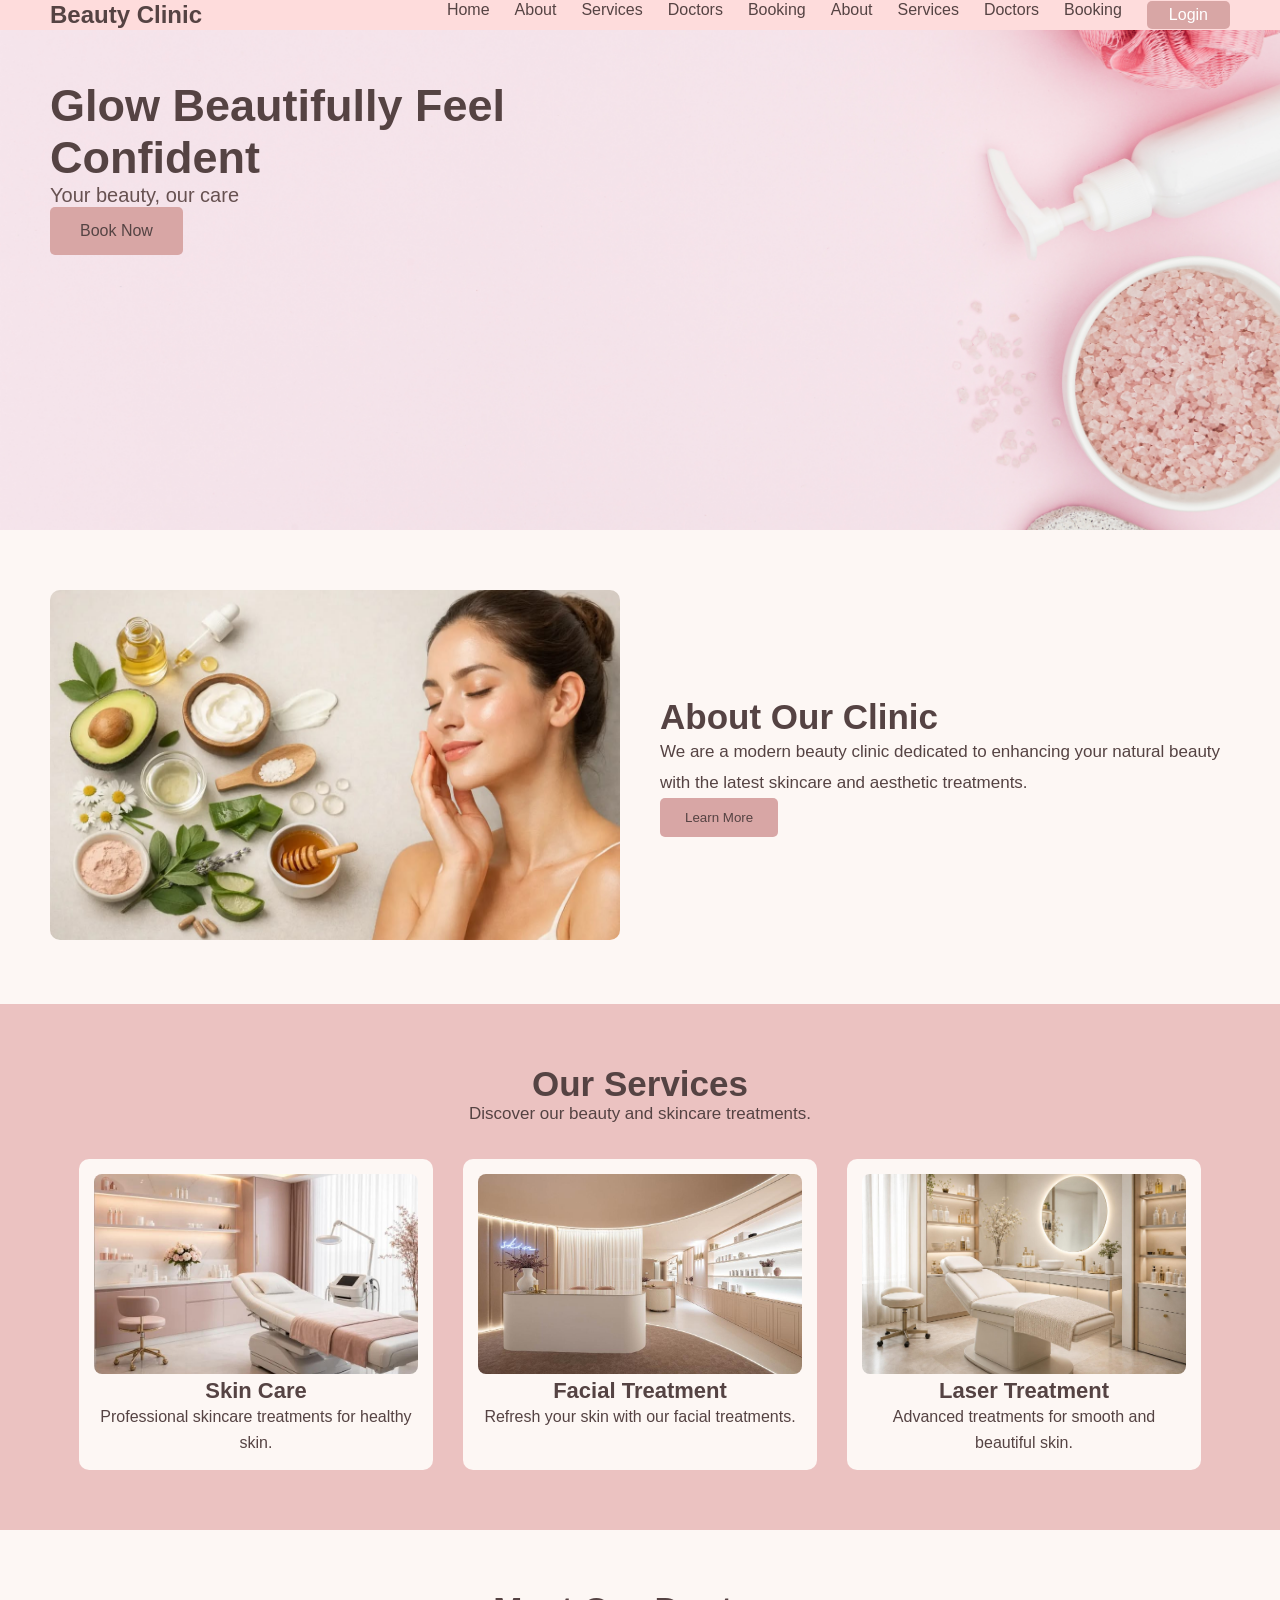
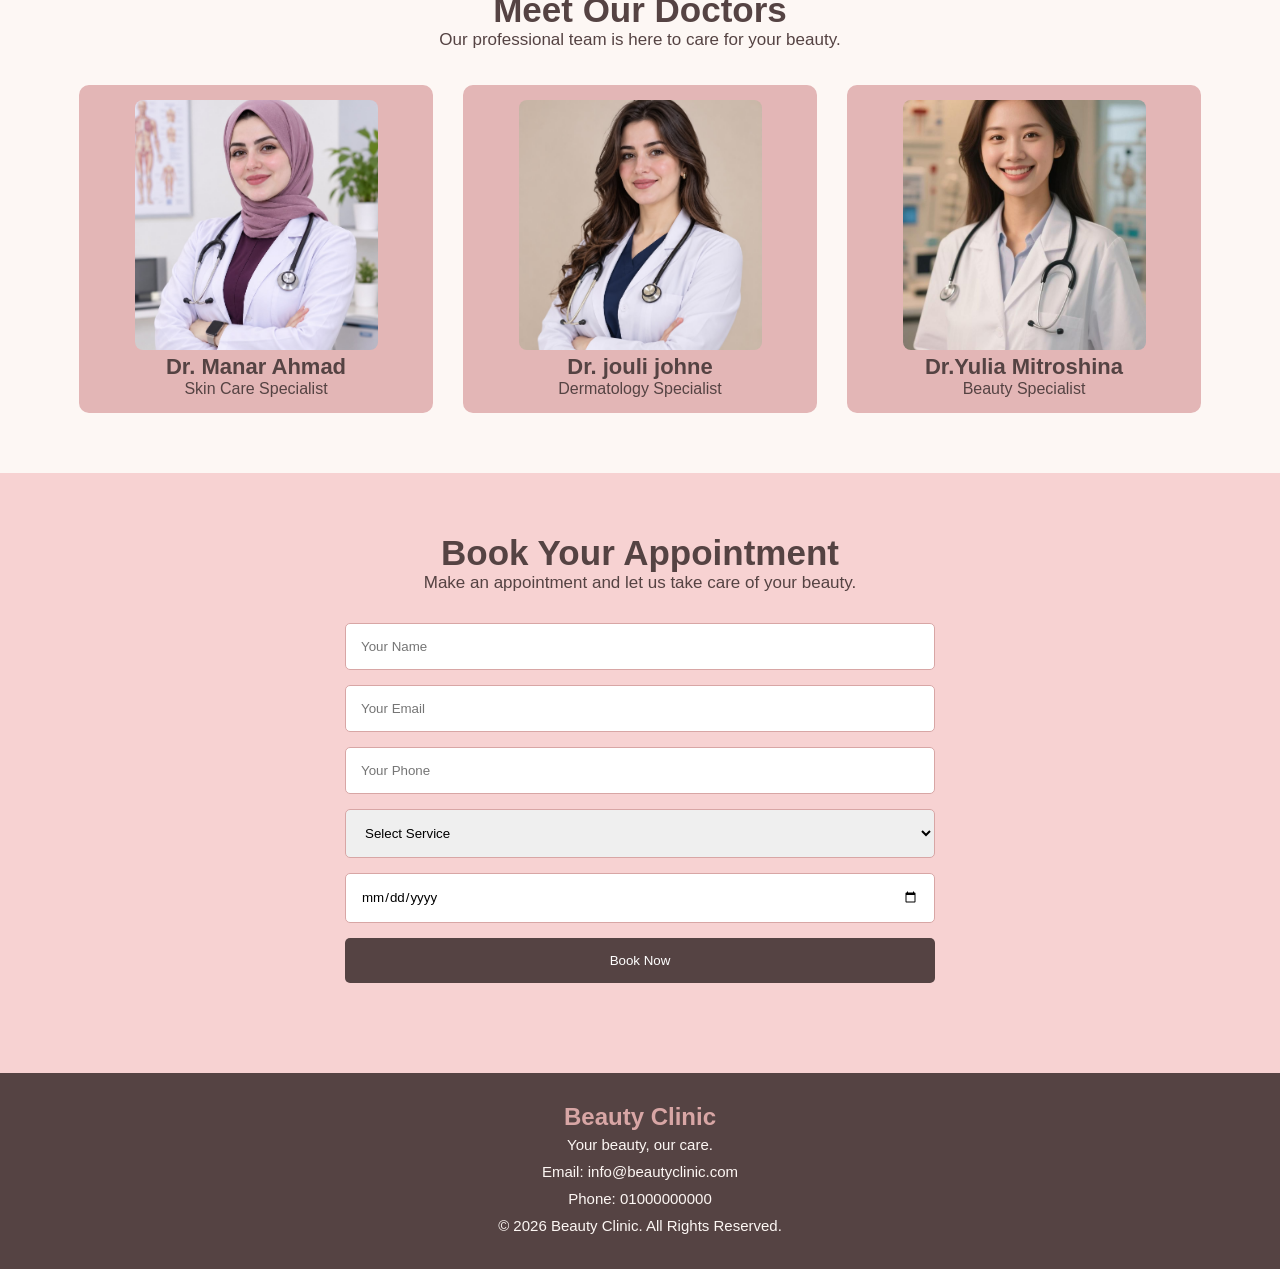
<file: index.html>
<!DOCTYPE html>
<html>

<head>
    <meta charset="UTF-8">
    <meta name="viewport" content="width=device-width, initial-scale=1.0">
    <title>Beauty Clinic</title>

    <link rel="stylesheet" href="./css/style.css">
</head>

<body>

    <!-- Navbar -->

    <div class="header">

        <h2>Beauty Clinic</h2>

        <div class="nav">

            <a href="#home">Home</a>
            <a href="#about">About</a>
            <a href="services.html">Services</a>
            <a href="doctors.html">Doctors</a>
            <a href="booking.html">Booking</a>
            <!-- <a href="#about">About</a> --><a href="./about.html">About</a>
            <a href="./services.html">Services</a>
            <a href="./doctors.html">Doctors</a>
            <a href="./booking.html">Booking</a>
             <button class="login-btn" id="openLogin" onclick="window.location.href='./login.html'">Login</button>

        </div>

    </div>


    <!-- Hero Section -->

    <div class="hero" id="home">

        <div class="hero-content">

            <h1>Glow Beautifully Feel Confident</h1>

            <p>Your beauty, our care</p>

            <button>Book Now</button>

        </div>

    </div>


    <!-- About Section -->

    <div class="about" id="about">

        <div class="about-image">

            <img src="./images/image3.jpg" alt="Beauty Clinic">

        </div>

        <div class="about-content">

            <h2>About Our Clinic</h2>

            <p>
                We are a modern beauty clinic dedicated to enhancing
                your natural beauty with the latest skincare and
                aesthetic treatments.
            </p>

            <button>Learn More</button>

        </div>

    </div>


    <!-- Services Section -->

    <div class="services" id="services">

        <h2>Our Services</h2>

        <p class="services-text">
            Discover our beauty and skincare treatments.
        </p>

        <div class="service-cards">

            <div class="service-card">

                <img src="./images/A1.jpg" alt="Skin Care">

                <h3>Skin Care</h3>

                <p>
                    Professional skincare treatments for healthy skin.
                </p>

            </div>

            <div class="service-card">

                <img src="./images/A3.jpg" alt="Facial Treatment">

                <h3>Facial Treatment</h3>

                <p>
                    Refresh your skin with our facial treatments.
                </p>

            </div>

            <div class="service-card">

                <img src="./images/A2.jpg" alt="Laser Treatment">

                <h3>Laser Treatment</h3>

                <p>
                    Advanced treatments for smooth and beautiful skin.
                </p>

            </div>

        </div>

    </div>


    <!-- Doctors Section -->

    <div class="doctors" id="doctors">

        <h2>Meet Our Doctors</h2>

        <p class="doctors-text">
            Our professional team is here to care for your beauty.
        </p>

        <div class="doctor-cards">

            <div class="doctor-card">

                <img src="./images/dr3.jpg" alt="Doctor">

                <h3>Dr. Manar Ahmad</h3>

                <p>Skin Care Specialist</p>

            </div>

            <div class="doctor-card">

                <img src="./images/dr1.jpg" alt="Doctor">

                <h3>Dr. jouli johne</h3>

                <p>Dermatology Specialist</p>

            </div>

            <div class="doctor-card">

                <img src="./images/dr5.jpg" alt="Doctor">

                <h3>Dr.Yulia Mitroshina</h3>

                <p>Beauty Specialist</p>

            </div>

        </div>

    </div>


    <!-- Booking Section -->

    <div class="booking" id="booking">

        <h2>Book Your Appointment</h2>

        <p>
            Make an appointment and let us take care of your beauty.
        </p>

        <form class="booking-form" id="bookingForm">

            <input type="text" id="userName"
            placeholder="Your Name" required>

            <input type="email" id="userEmail"
            placeholder="Your Email" required>

            <input type="tel" id="userPhone"
            placeholder="Your Phone" required>

            <select id="service" required>

                <option value="">Select Service</option>

                <option value="Skin Care">Skin Care</option>

                <option value="Facial Treatment">Facial Treatment</option>

                <option value="Laser Treatment">Laser Treatment</option>

            </select>

            <input type="date" id="bookingDate" required>

            <button type="submit">Book Now</button>

        </form>

    </div>


    <!-- Footer -->

    <div class="footer">

        <h2>Beauty Clinic</h2>

        <p>Your beauty, our care.</p>

        <p>Email: info@beautyclinic.com</p>

        <p>Phone: 01000000000</p>

        <p>© 2026 Beauty Clinic. All Rights Reserved.</p>

    </div>


    <!-- JavaScript -->

    <script src="./js/script.js"></script>

</body>

</html>
</file>
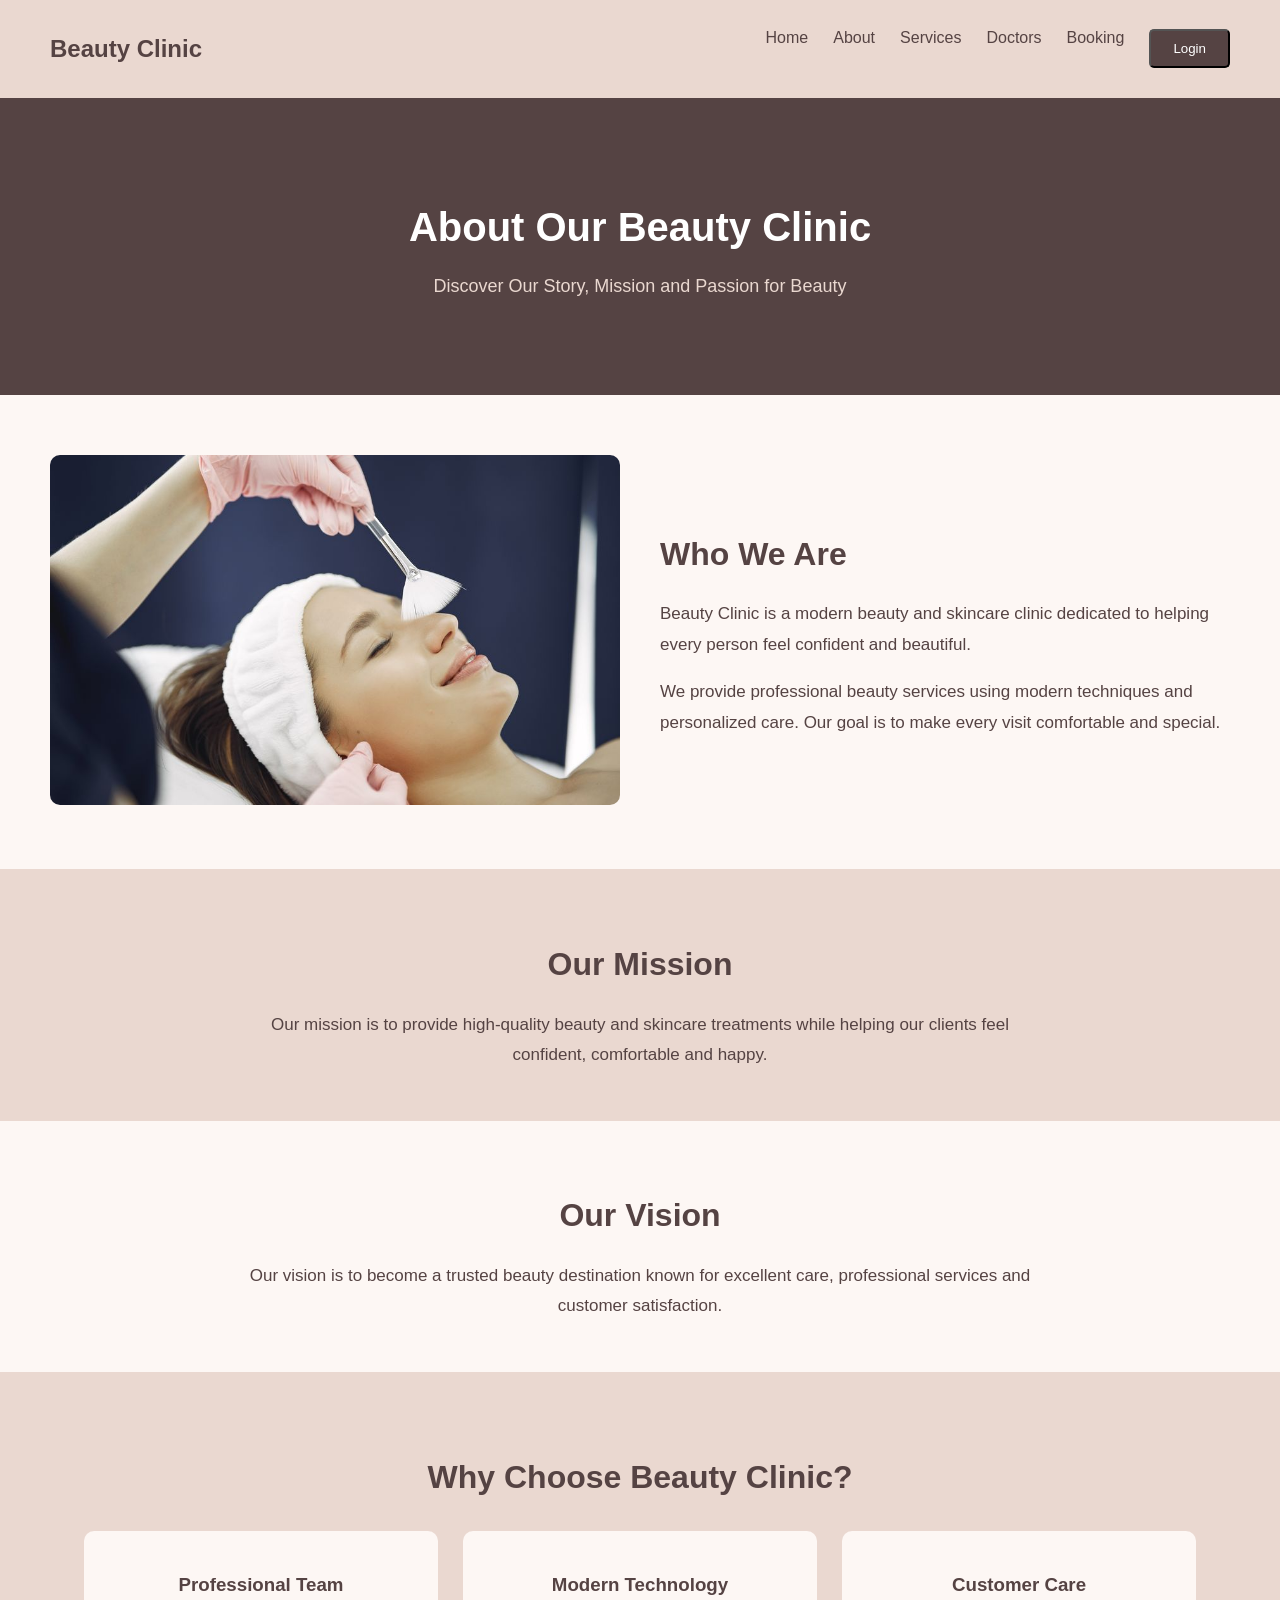
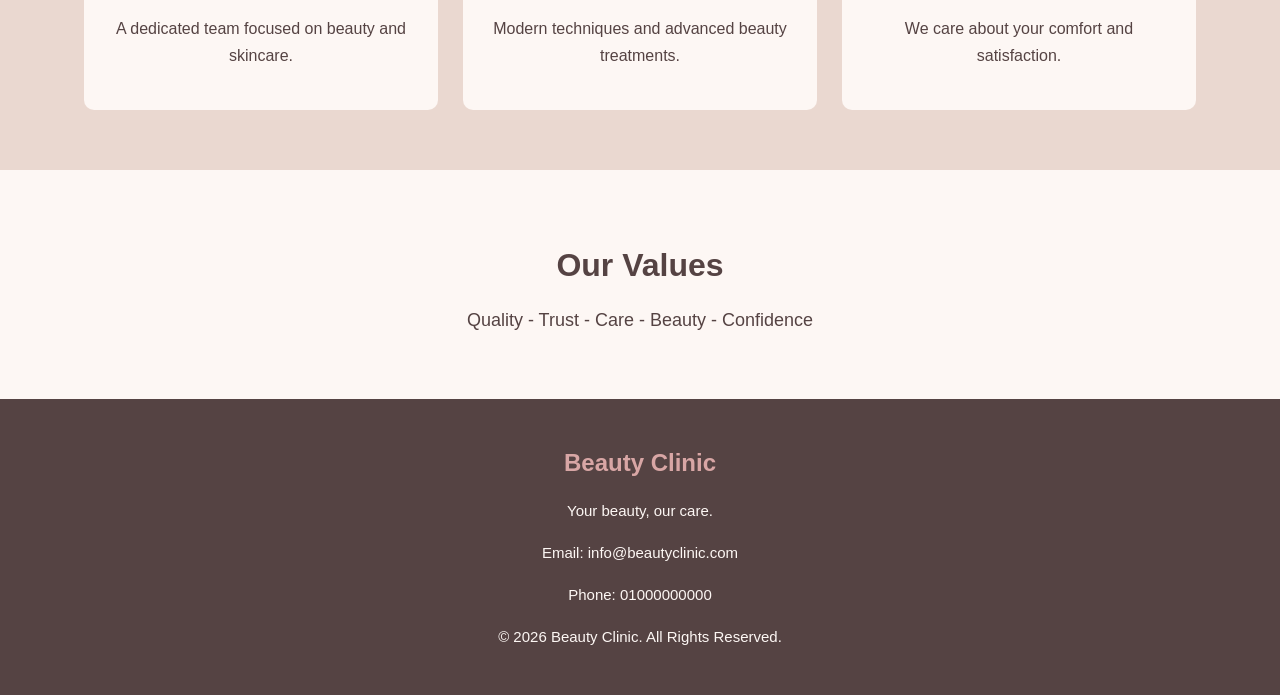
<file: about.html>
<!-- <!DOCTYPE html>
<html lang="en">
<head>
    <meta charset="UTF-8">
    <meta name="viewport" content="width=device-width, initial-scale=1.0">
    <title>About Beauty Clinic</title>
    <link rel="stylesheet" href="./css/style.css">
</head>
<body>

    <div class="header">

        <h3>Beauty Clinic</h3>

        <div class="nav">
            <a href="index.html">Home</a>
            <a href="about.html">About</a>
            <a href="#">Services</a>
            <a href="#">Doctors</a>
            <a href="#">Booking</a>
        </div>

        <button id="loginBtn">Login</button>

    </div>


    <div class="about">

        <div class="content">

            <h1>About Our Clinic</h1>

            <p>
                We are a modern beauty clinic dedicated
                to enhancing your natural beauty with the
                latest skincare and aesthetic treatments.
            </p>

            <button id="learnBtn">Learn More →</button>

        </div>


        <div class="image">

            <img src="./images/acne-treatment.jpg" alt="Beauty Clinic">

        </div>

    </div>


    <script src="./js/script.js"></script>

</body>
</html> -->

<!DOCTYPE html>
<html>

<head>

    <meta charset="UTF-8">

    <meta name="viewport" content="width=device-width, initial-scale=1.0">

    <title>About Us - Beauty Clinic</title>

    <link rel="stylesheet" href="./css/about.css">

</head>

<body>

    <!-- Navbar -->

    <div class="header">

        <h2>Beauty Clinic</h2>

        <div class="nav">

            <a href="./index.html">Home</a>

            <a href="./about.html">About</a>

            <a href="./services.html">Services</a>

            <a href="./doctors.html">Doctors</a>

            <a href="./booking.html">Booking</a>

            <!-- <a href="./index.html#home" class="login-btn">Login</a> -->             
             <button class="login-btn" id="openLogin" onclick="window.location.href='./login.html'">Login</button>



        </div>

    </div>


    <!-- About Hero -->

    <div class="about-hero">

        <h1>About Our Beauty Clinic</h1>

        <p>Discover Our Story, Mission and Passion for Beauty</p>

    </div>


    <!-- About Us -->

    <div class="about-section">

        <div class="about-image">

            <img src="./images/acne-treatment.jpg" alt="Our Clinic">

        </div>

        <div class="about-content">

            <h2>Who We Are</h2>

            <p>
                Beauty Clinic is a modern beauty and skincare clinic
                dedicated to helping every person feel confident
                and beautiful.
            </p>

            <p>
                We provide professional beauty services using
                modern techniques and personalized care.
                Our goal is to make every visit comfortable
                and special.
            </p>

        </div>

    </div>


    <!-- Our Mission -->

    <div class="mission">

        <h2>Our Mission</h2>

        <p>
            Our mission is to provide high-quality beauty
            and skincare treatments while helping our clients
            feel confident, comfortable and happy.
        </p>

    </div>


    <!-- Our Vision -->

    <div class="vision">

        <h2>Our Vision</h2>

        <p>
            Our vision is to become a trusted beauty destination
            known for excellent care, professional services
            and customer satisfaction.
        </p>

    </div>


    <!-- Why Choose Us -->

    <div class="why-us">

        <h2>Why Choose Beauty Clinic?</h2>

        <div class="why-cards">

            <div class="why-card">

                <h3>Professional Team</h3>

                <p>
                    A dedicated team focused on beauty
                    and skincare.
                </p>

            </div>


            <div class="why-card">

                <h3>Modern Technology</h3>

                <p>
                    Modern techniques and advanced
                    beauty treatments.
                </p>

            </div>


            <div class="why-card">

                <h3>Customer Care</h3>

                <p>
                    We care about your comfort
                    and satisfaction.
                </p>

            </div>

        </div>

    </div>


    <!-- Our Values -->

    <div class="values">

        <h2>Our Values</h2>

        <p>Quality - Trust - Care - Beauty - Confidence</p>

    </div>


    <!-- Footer -->

    <div class="footer">

        <h2>Beauty Clinic</h2>

        <p>Your beauty, our care.</p>

        <p>Email: info@beautyclinic.com</p>

        <p>Phone: 01000000000</p>

        <p>© 2026 Beauty Clinic. All Rights Reserved.</p>

    </div>

</body>

</html>
</file>
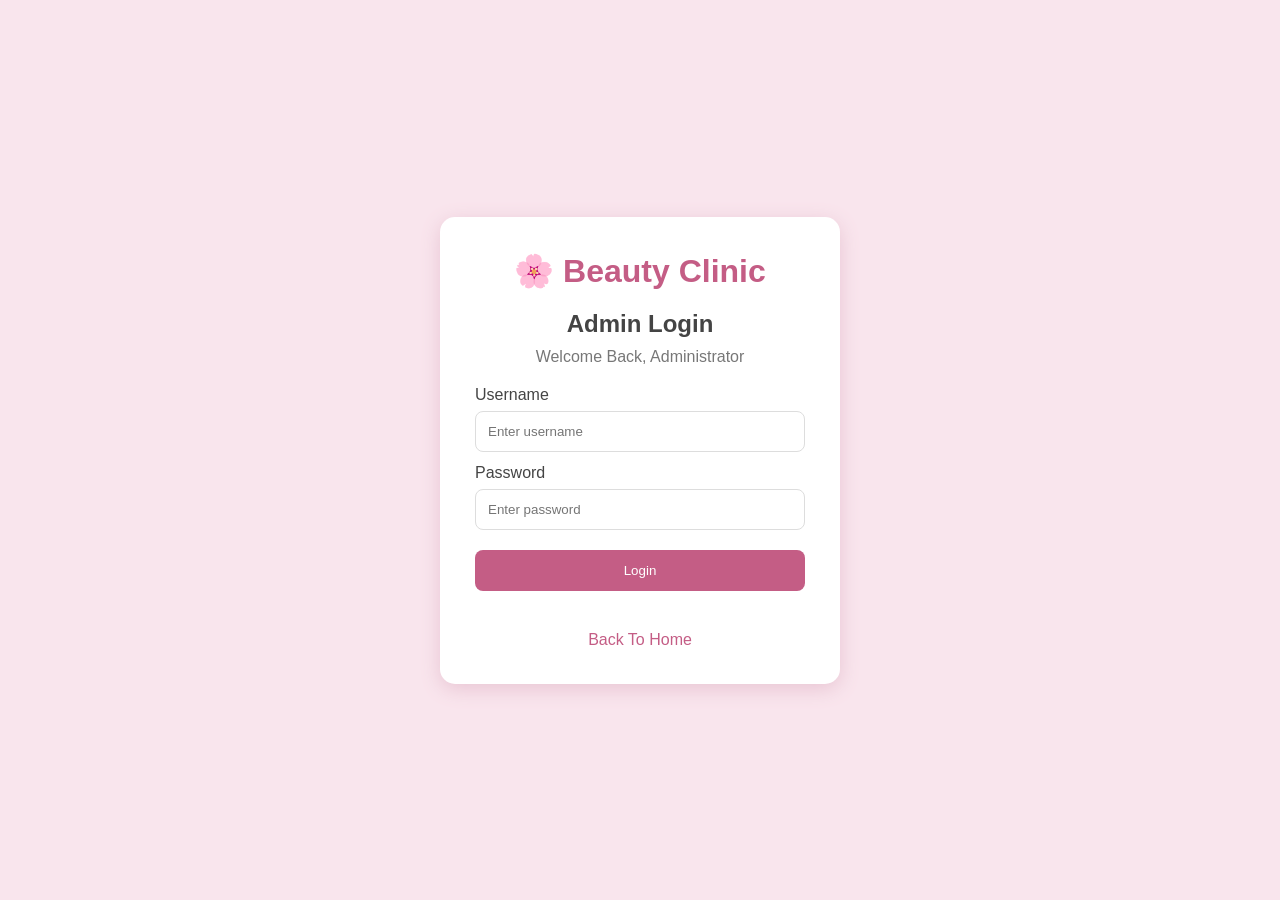
<file: admin-login.html>
<!DOCTYPE html>
<html lang="en">

<head>
    <meta charset="UTF-8">
    <meta name="viewport" content="width=device-width, initial-scale=1.0">

    <title>Admin Login</title>

    <link rel="stylesheet" href="admin.css">
     <link rel="stylesheet" href="booking.html">
</head>

<body class="login-page">

    <div class="login-box">

        <h1>🌸 Beauty Clinic</h1>

        <h2>Admin Login</h2>

        <p>Welcome Back, Administrator</p>

        <form id="loginForm">

            <label>Username</label>

            <input
                type="text"
                id="username"
                placeholder="Enter username"
                required
            >

            <label>Password</label>

            <input
                type="password"
                id="password"
                placeholder="Enter password"
                required
            >

            <button type="submit">
                Login
            </button>

            <p id="loginMessage"></p>

        </form>

        <a href="index.html">Back To Home</a>

    </div>

    <script src="admin.js"></script>

</body>
</html>
</file>
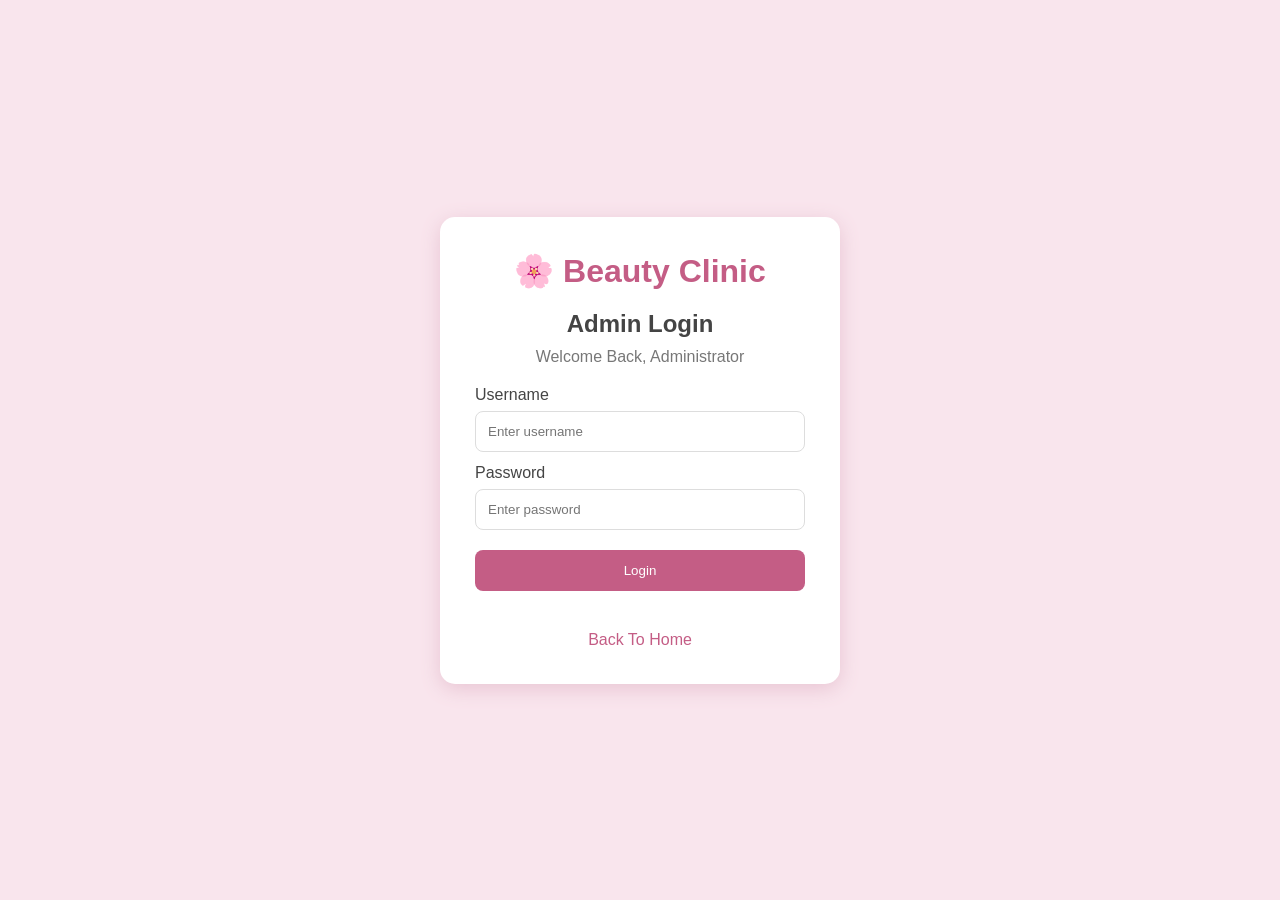
<file: admin.html>
<!DOCTYPE html>
<html lang="en">

<head>
    <meta charset="UTF-8">
    <meta name="viewport" content="width=device-width, initial-scale=1.0">

    <title>Beauty Clinic Admin</title>

    <link rel="stylesheet" href="admin.css">
    <link rel="stylesheet" href="booking.html">
</head>

<body>

    

    <div class="admin-layout">

        <!-- Sidebar -->
        <aside class="sidebar">

            <h2>🌸 Beauty Clinic</h2>

            <p>Admin Panel</p>

            <a href="#dashboard">Dashboard</a>
            <a href="#doctors">Manage Doctors</a>
            <a href="#services">Manage Services</a>
            <a href="#appointments">Appointments</a>

            <a href="index.html">View Website</a>

            <button onclick="logout()">Logout</button>

        </aside>


        <!-- Main Content -->
        <main class="admin-main">

            <header class="admin-header">

                <div>
                    <h1>Admin Dashboard</h1>
                    <p>Welcome to Beauty Clinic Management</p>
                </div>

                <span>Administrator 👩‍💻</span>

            </header>


            <!-- Dashboard -->
            <section id="dashboard">

                <h2>Overview</h2>

                <div class="stats">

                    <div class="stat-card">
                        <h3>Doctors</h3>
                        <p id="doctorCount">0</p>
                    </div>

                    <div class="stat-card">
                        <h3>Services</h3>
                        <p id="serviceCount">0</p>
                    </div>

                    <div class="stat-card">
                        <h3>Appointments</h3>
                        <p id="appointmentCount">0</p>
                    </div>

                    <div class="stat-card">
                        <h3>Pending</h3>
                        <p id="pendingCount">0</p>
                    </div>

                </div>

            </section>


            <!-- Manage Doctors -->
            <section class="admin-section" id="doctors">

                <h2>Manage Doctors</h2>

                <form id="doctorForm" class="admin-form">

                    <input type="hidden" id="doctorId">

                    <input
                        type="text"
                        id="doctorName"
                        placeholder="Doctor Full Name"
                        required
                    >

                    <input
                        type="text"
                        id="doctorSpecialty"
                        placeholder="Doctor Specialty"
                        required
                    >

                    <button type="submit" id="doctorSubmit">
                        Add Doctor
                    </button>

                    <button type="button"
                        class="cancel-btn"
                        onclick="resetDoctorForm()">
                        Cancel
                    </button>

                </form>

                <div class="table-container">

                    <table>

                        <thead>
                            <tr>
                                <th>ID</th>
                                <th>Doctor Name</th>
                                <th>Specialty</th>
                                <th>Actions</th>
                            </tr>
                        </thead>

                        <tbody id="doctorsTable"></tbody>

                    </table>

                </div>

            </section>


            <!-- Manage Services -->
            <section class="admin-section" id="services">

                <h2>Manage Services</h2>

                <form id="serviceForm" class="admin-form">

                    <input type="hidden" id="serviceId">

                    <input
                        type="text"
                        id="serviceName"
                        placeholder="Service Name"
                        required
                    >

                    <input
                        type="number"
                        id="servicePrice"
                        placeholder="Service Price"
                        min="1"
                        required
                    >

                    <select id="serviceDoctor" required>
                        <option value="">Choose Doctor</option>
                    </select>

                    <button type="submit" id="serviceSubmit">
                        Add Service
                    </button>

                    <button type="button"
                        class="cancel-btn"
                        onclick="resetServiceForm()">
                        Cancel
                    </button>

                </form>

                <div class="table-container">

                    <table>

                        <thead>
                            <tr>
                                <th>ID</th>
                                <th>Service</th>
                                <th>Price</th>
                                <th>Doctor</th>
                                <th>Actions</th>
                            </tr>
                        </thead>

                        <tbody id="servicesTable"></tbody>

                    </table>

                </div>

            </section>


            <!-- Manage Appointments -->
            <section class="admin-section" id="appointments">

                <h2>Manage Appointments</h2>

                <div class="table-container">

                    <table>

                        <thead>
                            <tr>
                                <th>Client</th>
                                <th>Phone</th>
                                <th>Service</th>
                                <th>Doctor</th>
                                <th>Date</th>
                                <th>Time</th>
                                <th>Price</th>
                                <th>Status</th>
                                <th>Actions</th>
                            </tr>
                        </thead>

                        <tbody id="appointmentsTable"></tbody>

                    </table>

                </div>

            </section>


            <footer class="admin-footer">
                Beauty Clinic Admin Panel © 2026
            </footer>

        </main>

    </div>


    <script src="admin.js"></script>

</body>
</html>
</file>
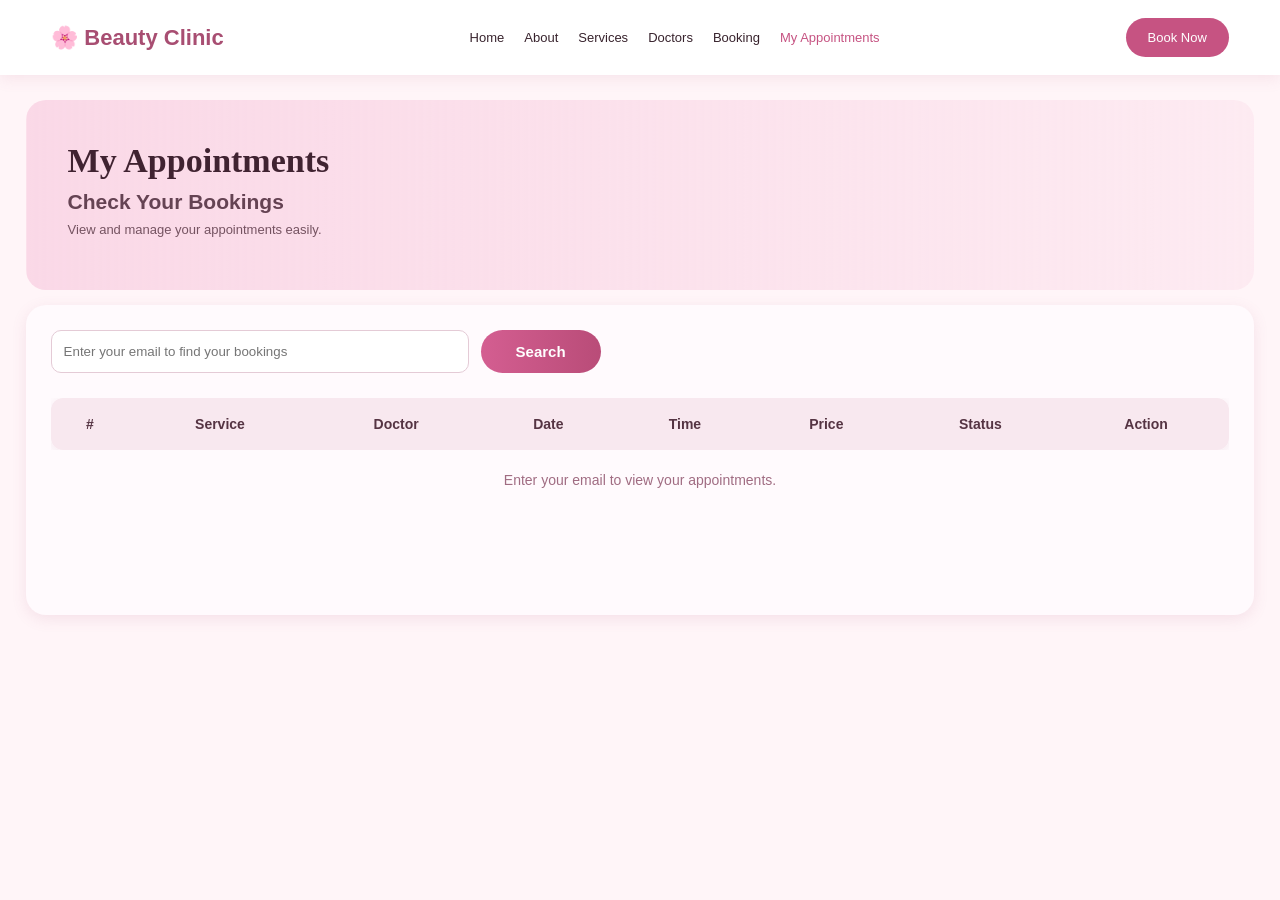
<file: appointments.html>
<!DOCTYPE html>
<html lang="en">
<head>
    <meta charset="UTF-8">
    <meta name="viewport" content="width=device-width, initial-scale=1.0">
    <title>My Appointments - Beauty Clinic</title>
    <link rel="stylesheet" href="style.css">
</head>

<body>

    <!-- Navbar -->
    <nav class="navbar">
        <a href="index.html" class="logo">🌸 Beauty Clinic</a>

        <div class="nav-links">
            <a href="index.html">Home</a>
            <a href="about.html">About</a>
            <a href="services.html">Services</a>
            <a href="doctors.html">Doctors</a>
            <a href="booking.html">Booking</a>
            <a href="appointments.html" class="active">
                My Appointments
            </a>
        </div>

        <a href="booking.html" class="nav-btn">Book Now</a>
    </nav>


    <!-- Page Header -->
    <section class="appointments-header">

        <div class="header-content">
            <h1>My Appointments</h1>
            <h2>Check Your Bookings</h2>
            <p>View and manage your appointments easily.</p>
        </div>

    </section>


    <!-- Appointments Section -->
    <section class="appointments-container">

        <!-- Search -->
        <div class="search-box">

            <input type="email" id="searchEmail"
                placeholder="Enter your email to find your bookings">

            <button id="searchBtn" class="main-btn">
                Search
            </button>

        </div>


        <!-- Table -->
        <div class="table-container">

            <table>

                <thead>
                    <tr>
                        <th>#</th>
                        <th>Service</th>
                        <th>Doctor</th>
                        <th>Date</th>
                        <th>Time</th>
                        <th>Price</th>
                        <th>Status</th>
                        <th>Action</th>
                    </tr>
                </thead>

                <tbody id="appointmentsTable">

                    <!-- JavaScript will add bookings here -->

                </tbody>

            </table>

        </div>

        <p id="appointmentsMessage" class="appointments-message">
            Enter your email to view your appointments.
        </p>

    </section>


    <script src="script.js"></script>

</body>
</html>
</file>
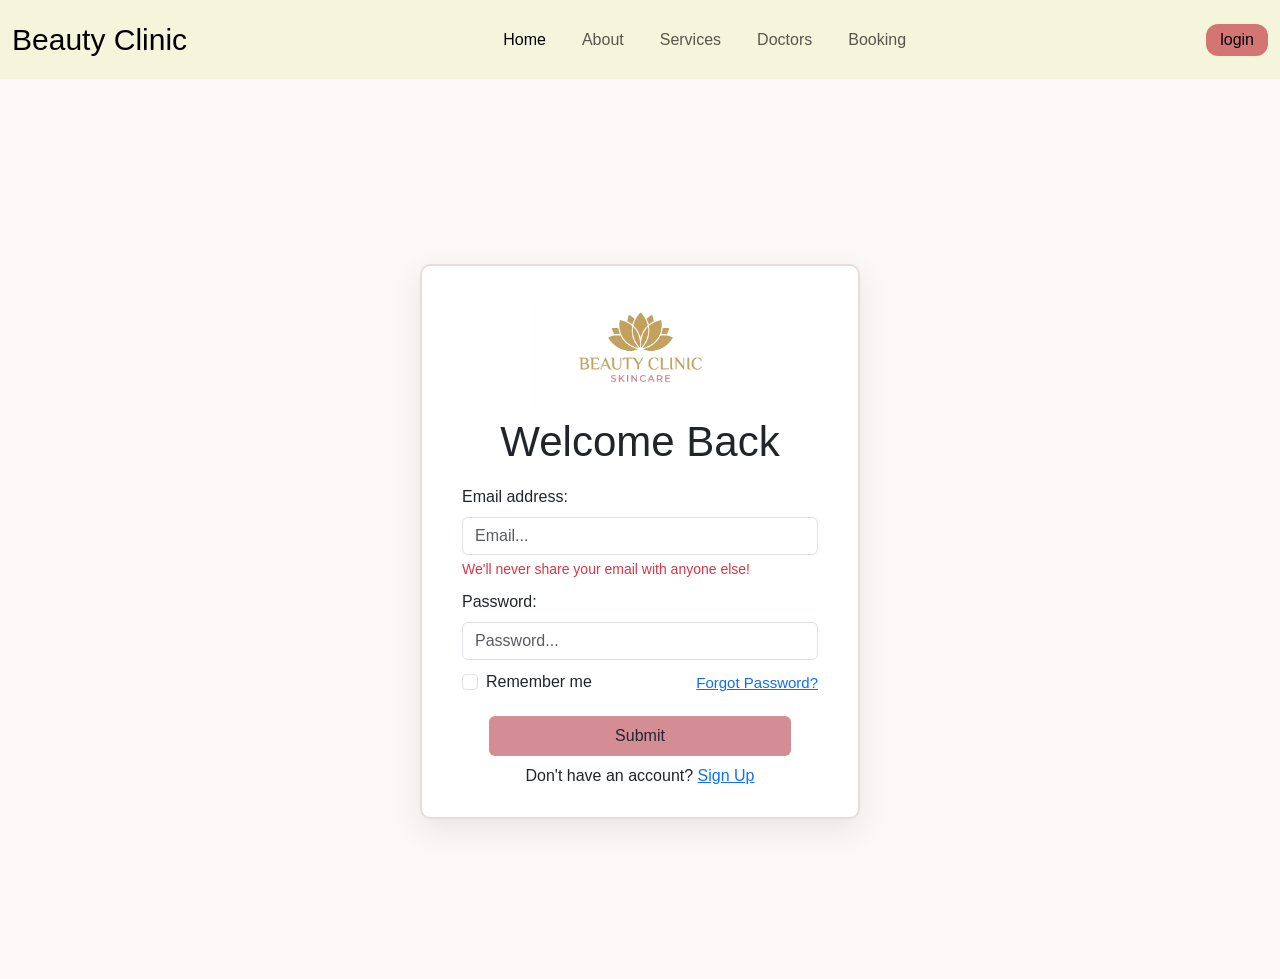
<file: login.html>
<!DOCTYPE html>
<html lang="en">
<head>
    <meta charset="UTF-8">
    <meta name="viewport" content="width=device-width, initial-scale=1.0">
    <title>Beauty Clinic</title>
     <link href="https://cdn.jsdelivr.net/npm/bootstrap@5.0.2/dist/css/bootstrap.min.css" rel="stylesheet" integrity="sha384-EVSTQN3/azprG1Anm3QDgpJLIm9Nao0Yz1ztcQTwFspd3yD65VohhpuuCOmLASjC" crossorigin="anonymous">
    <link rel="stylesheet" href="./css/style.css">
</head>

<body>

    <nav class="navbar navbar-expand-lg navbar-light ">
  <div class="container-fluid  ">
    <a class="navbar-brand" href="#">Beauty Clinic</a>
    <button class="navbar-toggler" type="button" data-bs-toggle="collapse" data-bs-target="#navbarNav" aria-controls="navbarNav" aria-expanded="false" aria-label="Toggle navigation">
      <span class="navbar-toggler-icon"></span>
    </button>
    <div class="collapse navbar-collapse" id="navbarNav">
      <ul class="navbar-nav">
        <li class="nav-item">
          <a class="nav-link active" id="login-home" href="index.html">Home</a>
        </li>
        <li class="nav-item">
          <a class="nav-link" id="login-about" href="about.html">About</a>
        </li>
        <li class="nav-item">
          <a class="nav-link" id="login-services" href="services.html">Services</a>
        </li>
        <li class="nav-item">
          <a class="nav-link" id="login-doctors" href="Doctors.html">Doctors</a>
        </li>
        <li class="nav-item">
          <a class="nav-link" id="login-booking" href="booking.html">Booking</a>
        </li>
        
      </ul>
    </div>
    <div>
        <button class="btnNav">login</button>
    </div>
  </div>
</nav>

    
<form class="form" id="loginForm">
  

  <div class="feild">
    <div class="container">
    <div class="logo-wrap">
      <img class="logo" src="./images/photo_6044146341832758806_y.jpg" alt="Beauty clinic logo">
    </div>
    <h1 class="title">Welcome Back</h1>
  <div class="email">
    <label for="emailLogin" class="form-label">Email address:</label>
    <input placeholder="Email..." type="email" class="form-control" id="emailLogin" aria-describedby="emailHelp">
    <div id="emailHelp" class="form-text text-danger">We'll never share your email with anyone else!</div>
  </div>
  <div class="password">
    <label for="passwordLogin" class="form-label">Password:</label>
    <input placeholder="Password..." type="password" class="form-control" id="passwordLogin">
  </div>

  <div class="row-options">
  <div class="check form-check">
    <input type="checkbox" class="form-check-input" id="check">
    <label class="form-check-label" for="check">Remember me</label>
  </div>
  <a class="link1" href="">Forgot Password?</a>
</div>
  <p id="Message1"></p>
  <button type="submit" class="btn">Submit</button>

  <h6 class="qeust">Don't have an account? <span>
    <a class="link" href="./register.html">Sign Up</a>
  </span></h6>
  
  </div>
</div>
  
</form>




<script src="./js/login.js"></script>
    <script src="https://cdn.jsdelivr.net/npm/bootstrap@5.0.2/dist/js/bootstrap.bundle.min.js" integrity="sha384-MrcW6ZMFYlzcLA8Nl+NtUVF0sA7MsXsP1UyJoMp4YLEuNSfAP+JcXn/tWtIaxVXM" crossorigin="anonymous"></script>
</body>
</html>
</file>
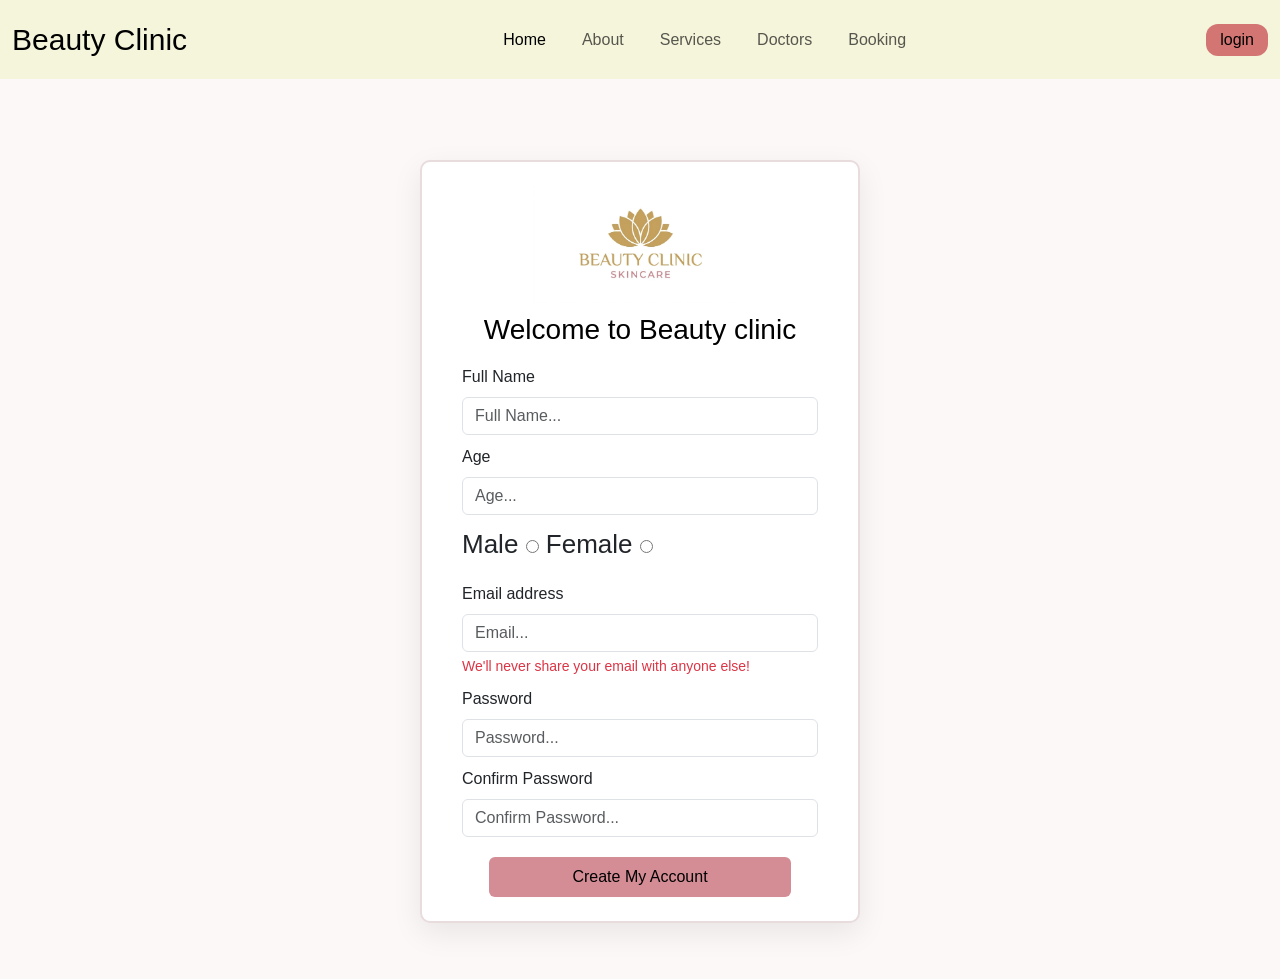
<file: register.html>
<!DOCTYPE html>
<html lang="en">
<head>
    <meta charset="UTF-8">
    <meta name="viewport" content="width=device-width, initial-scale=1.0">
    <title>Beauty Clinic</title>
         <link href="https://cdn.jsdelivr.net/npm/bootstrap@5.0.2/dist/css/bootstrap.min.css" rel="stylesheet" integrity="sha384-EVSTQN3/azprG1Anm3QDgpJLIm9Nao0Yz1ztcQTwFspd3yD65VohhpuuCOmLASjC" crossorigin="anonymous">
    <link rel="stylesheet" href="./css/style.css">
</head>
<body>
    
    <nav class="navbar navbar-expand-lg navbar-light ">
  <div class="container-fluid  ">
    <a class="navbar-brand" href="#">Beauty Clinic</a>
    <button class="navbar-toggler" type="button" data-bs-toggle="collapse" data-bs-target="#navbarNav" aria-controls="navbarNav" aria-expanded="false" aria-label="Toggle navigation">
      <span class="navbar-toggler-icon"></span>
    </button>
    <div class="collapse navbar-collapse" id="navbarNav">
      <ul class="navbar-nav">
        <li class="nav-item">
          <a class="nav-link active" id="login-home" aria-current="page" href="index.html">Home</a>
        </li>
        <li class="nav-item">
          <a class="nav-link" id="login-about" href="about.html">About</a>
        </li>
        <li class="nav-item">
          <a class="nav-link" id="login-services" href="services.html">Services</a>
        </li>
        <li class="nav-item">
          <a class="nav-link" id="login-doctors" href="doctors.html">Doctors</a>
        </li>
        <li class="nav-item">
          <a class="nav-link" id="login-booking" href="booking.html">Booking</a>
        </li>
        
      </ul>
    </div>
    <div>
        <button class="btnNav">login</button>
    </div>
  </div>
</nav>

<form class="formreg" id="SignupForm">

<div class="register" id="FormRegister">
  <div class="container">
  <div class="logoreg">
     <img class="logo" src="./images/photo_6044146341832758806_y.jpg" alt="Beauty clinic logo">
  </div>
  <h1 class="title1">Welcome to Beauty clinic</h1>

   <div class="fullname">
    <label for="FullName" class="form-label">Full Name</label>
    <input placeholder="Full Name..." type="text" class="form-control" id="FullName">
   </div>

    <div class="Age">
    <label for="Age" class="form-label">Age</label>
    <input placeholder="Age..." type="number" class="form-control" id="Age">
    </div>

     <div class="Gender">
    <label for="Gender" class="form-label">Male</label>
    <input type="radio" name="Gender" id="Gender"  value="Male">

    <label for="Gender2" class="form-label">Female</label>
    <input type="radio" name="Gender" id="Gender2" value="Female">
     </div>
  
  <div class="emailregister">
    <label for="Emailregister" class="form-label">Email address</label>
    <input placeholder="Email..." type="email" class="form-control" id="Emailregister" aria-describedby="emailHelp">
    <div id="emailHelp" class="form-text text-danger">We'll never share your email with anyone else!</div>
  </div>
  <div class="passwordregister">
    <label for="Passwordregister" class="form-label">Password</label>
    <input placeholder="Password..." type="password" class="form-control" id="Passwordregister">
  </div>
   <div class="ConfirmPasswordregister">
    <label for="ConfirmPasswordregister" class="form-label">Confirm Password</label>
    <input placeholder="Confirm Password..." type="password" class="form-control" id="ConfirmPasswordregister">
   </div>
 <p id="Message"></p>
  <button type="submit" class="btn1">Create My Account</button>

  </div>
</div>
  
</form>

    <script src="./js/register.js"></script>
        <script src="https://cdn.jsdelivr.net/npm/bootstrap@5.0.2/dist/js/bootstrap.bundle.min.js" integrity="sha384-MrcW6ZMFYlzcLA8Nl+NtUVF0sA7MsXsP1UyJoMp4YLEuNSfAP+JcXn/tWtIaxVXM" crossorigin="anonymous"></script>

</body>
</html>
</file>
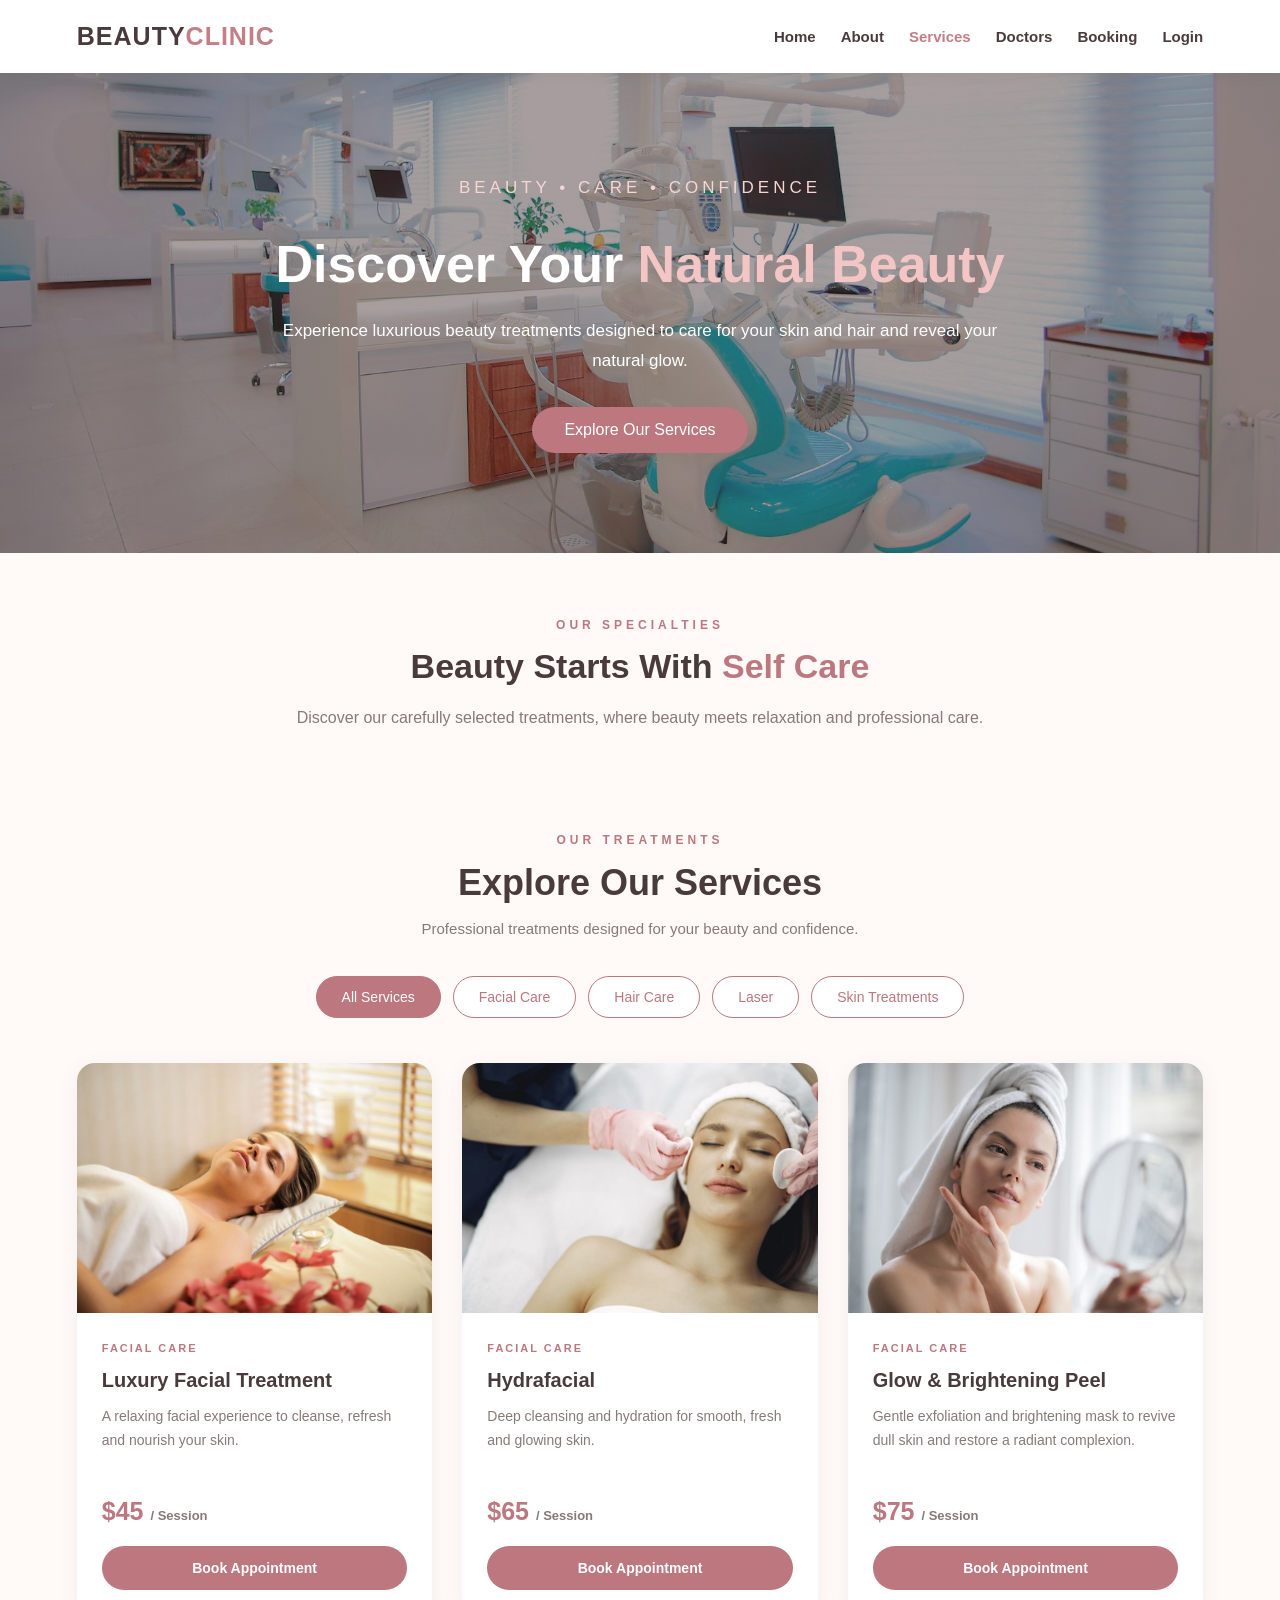
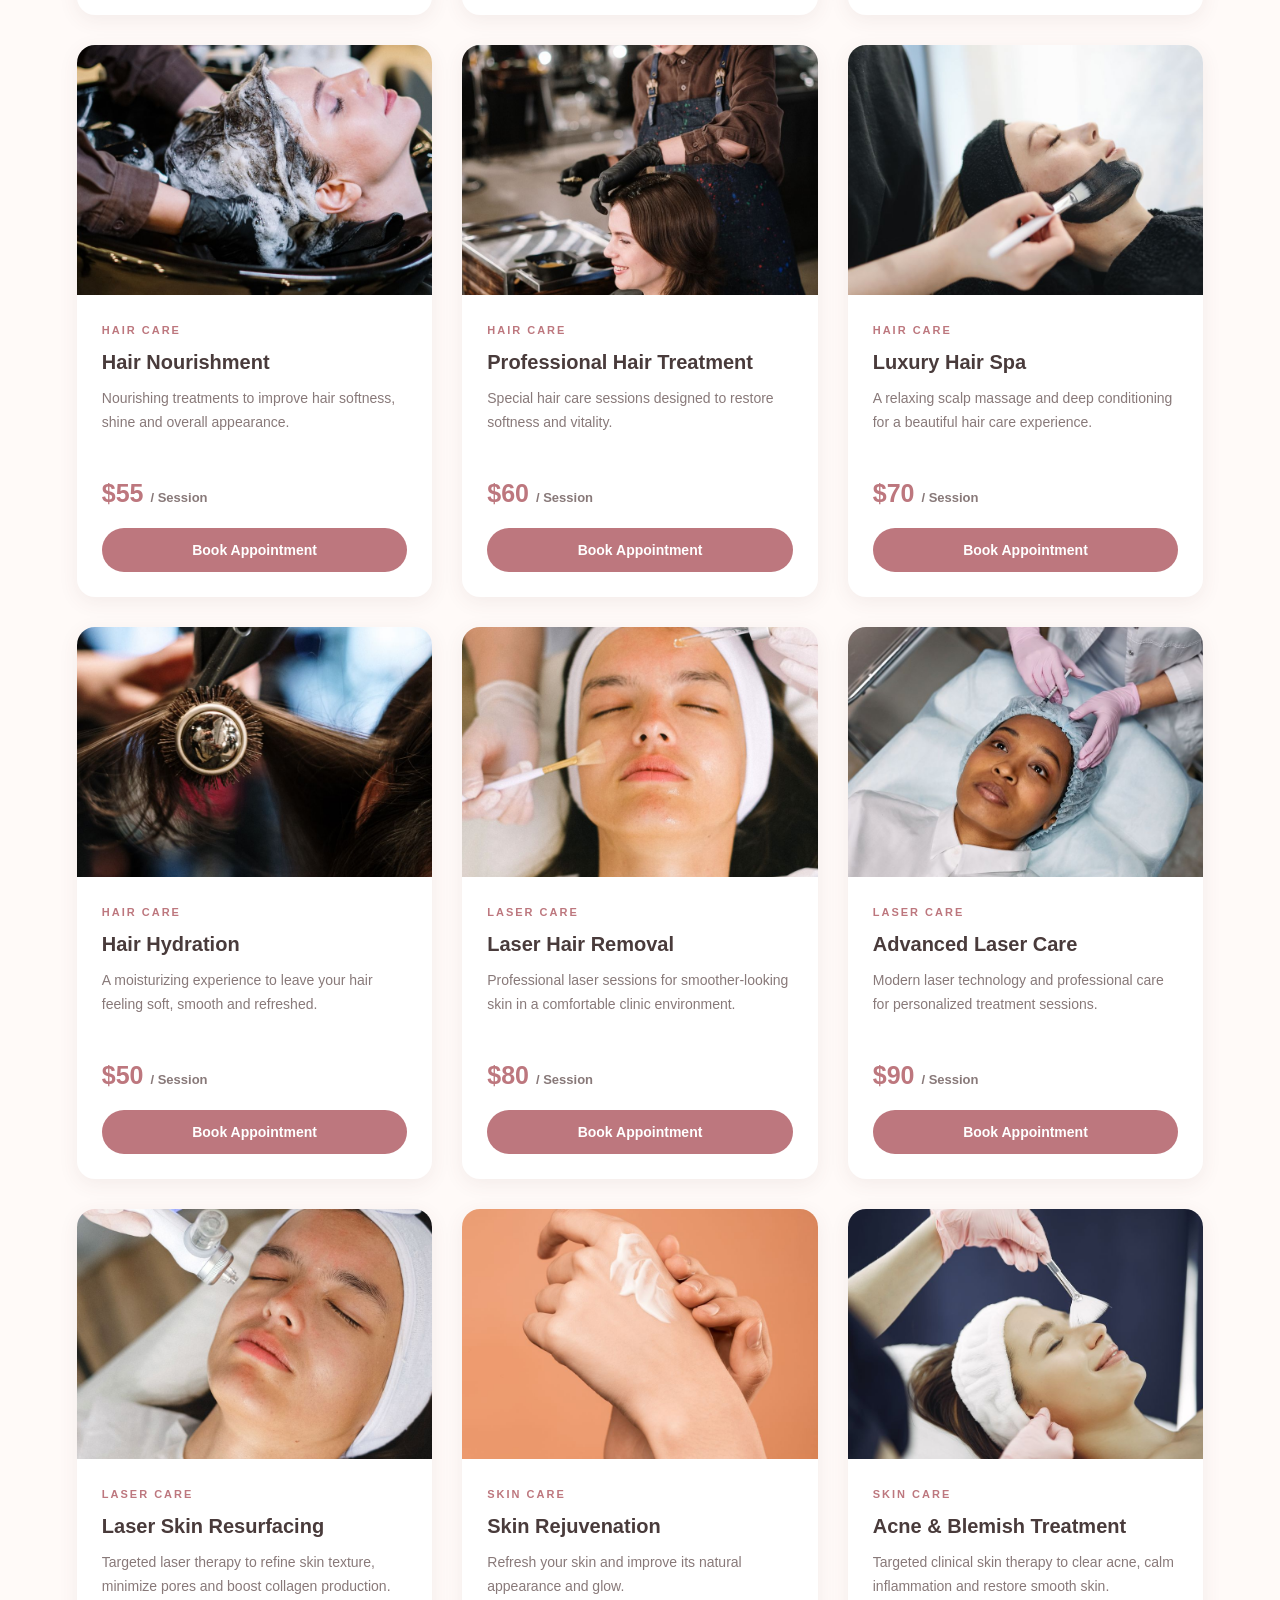
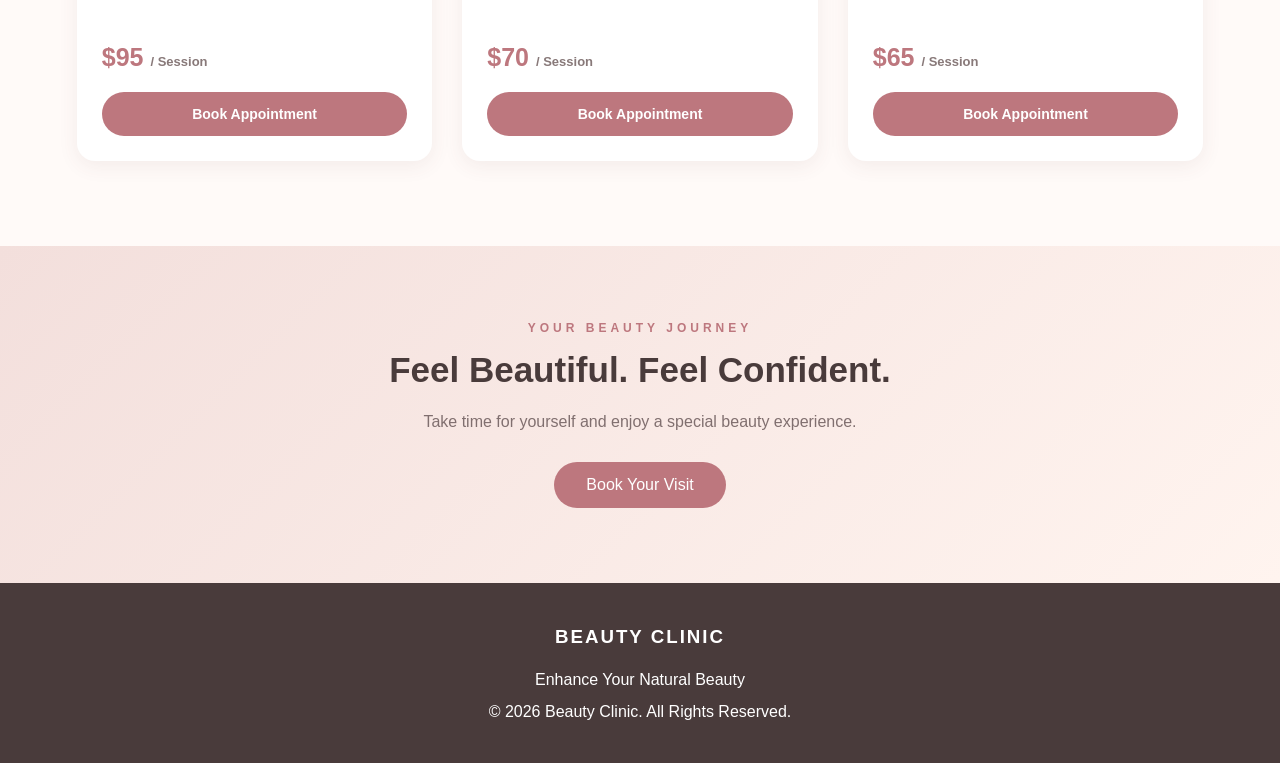
<file: services.html>
<!DOCTYPE html>
<html lang="en">
<head>
    <meta charset="UTF-8">
    <meta name="viewport" content="width=device-width, initial-scale=1.0">
    <title>Beauty Clinic | Services</title>
    <link rel="stylesheet" href="css/services.css">
</head>
<body>
    <header>
        <div class="logo">BEAUTY<span>CLINIC</span></div>
        <nav>
            <a href="index.html">Home</a>
            <a href="about.html">About</a>
            <a href="services.html" class="active">Services</a>
            <a href="doctors.html">Doctors</a>
            <a href="booking.html">Booking</a>
            <a href="login.html">Login</a>
        </nav>
    </header>

    <section class="hero">
        <div class="hero-content">
            <p class="tag">BEAUTY • CARE • CONFIDENCE</p>
            <h1>Discover Your <span>Natural Beauty</span></h1>
            <p>Experience luxurious beauty treatments designed to care for your skin and hair and reveal your natural glow.</p>
            <a href="#services" class="explore-btn">Explore Our Services</a>
        </div>
    </section>

    <section class="intro">
        <p class="section-tag">OUR SPECIALTIES</p>
        <h2>Beauty Starts With <span>Self Care</span></h2>
        <p>Discover our carefully selected treatments, where beauty meets relaxation and professional care.</p>
    </section>

    <section class="services-section" id="services">
        <div class="section-heading">
            <p class="section-tag">OUR TREATMENTS</p>
            <h2>Explore Our Services</h2>
            <p class="subtitle">Professional treatments designed for your beauty and confidence.</p>
        </div>

        <div class="filters">
            <button class="filter-btn active" data-category="all">All Services</button>
            <button class="filter-btn" data-category="facial">Facial Care</button>
            <button class="filter-btn" data-category="hair">Hair Care</button>
            <button class="filter-btn" data-category="laser">Laser</button>
            <button class="filter-btn" data-category="skin">Skin Treatments</button>
        </div>

        <div class="services-container">
            <article class="service-card" data-category="facial">
                <div class="image-container"><img src="images/facial.jpg" alt="Luxury Facial Treatment" loading="lazy"></div>
                <div class="card-content">
                    <span class="category-label">FACIAL CARE</span>
                    <h3>Luxury Facial Treatment</h3>
                    <p>A relaxing facial experience to cleanse, refresh and nourish your skin.</p>
                    <h4>$45 <small>/ Session</small></h4>
                    <button class="book-btn" data-service="Luxury Facial Treatment">Book Appointment</button>
                </div>
            </article>

            <article class="service-card" data-category="facial">
                <div class="image-container"><img src="images/hydrafacial.jpg" alt="Hydrafacial" loading="lazy"></div>
                <div class="card-content">
                    <span class="category-label">FACIAL CARE</span>
                    <h3>Hydrafacial</h3>
                    <p>Deep cleansing and hydration for smooth, fresh and glowing skin.</p>
                    <h4>$65 <small>/ Session</small></h4>
                    <button class="book-btn" data-service="Hydrafacial">Book Appointment</button>
                </div>
            </article>

            <article class="service-card" data-category="facial">
                <div class="image-container"><img src="images/glow-peel.jpg" alt="Glow and Brightening Peel" loading="lazy"></div>
                <div class="card-content">
                    <span class="category-label">FACIAL CARE</span>
                    <h3>Glow &amp; Brightening Peel</h3>
                    <p>Gentle exfoliation and brightening mask to revive dull skin and restore a radiant complexion.</p>
                    <h4>$75 <small>/ Session</small></h4>
                    <button class="book-btn" data-service="Glow &amp; Brightening Peel">Book Appointment</button>
                </div>
            </article>

            <article class="service-card" data-category="hair">
                <div class="image-container"><img src="images/hair-nourishment.jpg" alt="Hair Nourishment" loading="lazy"></div>
                <div class="card-content">
                    <span class="category-label">HAIR CARE</span>
                    <h3>Hair Nourishment</h3>
                    <p>Nourishing treatments to improve hair softness, shine and overall appearance.</p>
                    <h4>$55 <small>/ Session</small></h4>
                    <button class="book-btn" data-service="Hair Nourishment">Book Appointment</button>
                </div>
            </article>

            <article class="service-card" data-category="hair">
                <div class="image-container"><img src="images/hair-treatment.jpg" alt="Professional Hair Treatment" loading="lazy"></div>
                <div class="card-content">
                    <span class="category-label">HAIR CARE</span>
                    <h3>Professional Hair Treatment</h3>
                    <p>Special hair care sessions designed to restore softness and vitality.</p>
                    <h4>$60 <small>/ Session</small></h4>
                    <button class="book-btn" data-service="Professional Hair Treatment">Book Appointment</button>
                </div>
            </article>

            <article class="service-card" data-category="hair">
                <div class="image-container"><img src="images/hair-spa.jpg" alt="Luxury Hair Spa" loading="lazy"></div>
                <div class="card-content">
                    <span class="category-label">HAIR CARE</span>
                    <h3>Luxury Hair Spa</h3>
                    <p>A relaxing scalp massage and deep conditioning for a beautiful hair care experience.</p>
                    <h4>$70 <small>/ Session</small></h4>
                    <button class="book-btn" data-service="Luxury Hair Spa">Book Appointment</button>
                </div>
            </article>

            <article class="service-card" data-category="hair">
                <div class="image-container"><img src="images/hair-hydration.jpg" alt="Hair Hydration" loading="lazy"></div>
                <div class="card-content">
                    <span class="category-label">HAIR CARE</span>
                    <h3>Hair Hydration</h3>
                    <p>A moisturizing experience to leave your hair feeling soft, smooth and refreshed.</p>
                    <h4>$50 <small>/ Session</small></h4>
                    <button class="book-btn" data-service="Hair Hydration">Book Appointment</button>
                </div>
            </article>

            <article class="service-card" data-category="laser">
                <div class="image-container"><img src="images/laser-hair-removal.jpg" alt="Laser Hair Removal" loading="lazy"></div>
                <div class="card-content">
                    <span class="category-label">LASER CARE</span>
                    <h3>Laser Hair Removal</h3>
                    <p>Professional laser sessions for smoother-looking skin in a comfortable clinic environment.</p>
                    <h4>$80 <small>/ Session</small></h4>
                    <button class="book-btn" data-service="Laser Hair Removal">Book Appointment</button>
                </div>
            </article>

            <article class="service-card" data-category="laser">
                <div class="image-container"><img src="images/laser-care.jpg" alt="Advanced Laser Care" loading="lazy"></div>
                <div class="card-content">
                    <span class="category-label">LASER CARE</span>
                    <h3>Advanced Laser Care</h3>
                    <p>Modern laser technology and professional care for personalized treatment sessions.</p>
                    <h4>$90 <small>/ Session</small></h4>
                    <button class="book-btn" data-service="Advanced Laser Care">Book Appointment</button>
                </div>
            </article>

            <article class="service-card" data-category="laser">
                <div class="image-container"><img src="images/laser-resurfacing.jpg" alt="Laser Skin Resurfacing" loading="lazy"></div>
                <div class="card-content">
                    <span class="category-label">LASER CARE</span>
                    <h3>Laser Skin Resurfacing</h3>
                    <p>Targeted laser therapy to refine skin texture, minimize pores and boost collagen production.</p>
                    <h4>$95 <small>/ Session</small></h4>
                    <button class="book-btn" data-service="Laser Skin Resurfacing">Book Appointment</button>
                </div>
            </article>

            <article class="service-card" data-category="skin">
                <div class="image-container"><img src="images/skin-rejuvenation.jpg" alt="Skin Rejuvenation" loading="lazy"></div>
                <div class="card-content">
                    <span class="category-label">SKIN CARE</span>
                    <h3>Skin Rejuvenation</h3>
                    <p>Refresh your skin and improve its natural appearance and glow.</p>
                    <h4>$70 <small>/ Session</small></h4>
                    <button class="book-btn" data-service="Skin Rejuvenation">Book Appointment</button>
                </div>
            </article>

            <article class="service-card" data-category="skin">
                <div class="image-container"><img src="images/acne-treatment.jpg" alt="Acne and Blemish Treatment" loading="lazy"></div>
                <div class="card-content">
                    <span class="category-label">SKIN CARE</span>
                    <h3>Acne &amp; Blemish Treatment</h3>
                    <p>Targeted clinical skin therapy to clear acne, calm inflammation and restore smooth skin.</p>
                    <h4>$65 <small>/ Session</small></h4>
                    <button class="book-btn" data-service="Acne &amp; Blemish Treatment">Book Appointment</button>
                </div>
            </article>
        </div>
    </section>

    <section class="beauty-banner">
        <p class="section-tag">YOUR BEAUTY JOURNEY</p>
        <h2>Feel Beautiful. Feel Confident.</h2>
        <p>Take time for yourself and enjoy a special beauty experience.</p>
        <a href="booking.html" class="explore-btn">Book Your Visit</a>
    </section>

    <footer>
        <h3>BEAUTY CLINIC</h3>
        <p>Enhance Your Natural Beauty</p>
        <p>© 2026 Beauty Clinic. All Rights Reserved.</p>
    </footer>

    <script src="js/services.js" defer></script>
</body>
</html>
</file>
<file: css/style.css>
*{
    margin: 0;
    padding: 0;
    box-sizing: border-box;
    font-family:"poppins", sans-serif;
}

.navbar.navbar-expand-lg.navbar-light{
    padding: 0px; 
    
}

.container-fluid{
      background-color: beige;
padding: 12px;
border: 0;
}

.navbar-brand{
   
    font-size: 30px;
}

.navbar-nav{

    gap: 20px;
    
}

#login-home{
    border-radius: 12px;
    transition: all .5s;
}

#login-home:hover{
    background-color:rgba(128, 128, 128, 0.192) ;
border-radius: 10px;
padding: 4px;
transform: scale(1.12);
}
#login-about{
    border-radius: 12px;
    transition: all .5s;
}

#login-about:hover{
    background-color:rgba(128, 128, 128, 0.192) ;
border-radius: 10px;
padding: 4px;
transform: scale(1.12);
}
#login-services{
    border-radius: 12px;
    transition: all .5s;
}

#login-services:hover{
    background-color:rgba(128, 128, 128, 0.192) ;
border-radius: 10px;
padding: 4px;
transform: scale(1.12);
}
#login-doctors{
    border-radius: 12px;
    transition: all .5s;
}

#login-doctors:hover{
    background-color:rgba(128, 128, 128, 0.192) ;
border-radius: 10px;
padding: 4px;
transform: scale(1.12);
}
#login-booking{
    border-radius: 12px;
    transition: all .5s;
}

#login-booking:hover{
    background-color:rgba(128, 128, 128, 0.192) ;
border-radius: 10px;
padding: 4px;
transform: scale(1.12);
}

@media (min-width: 992px){
#navbarNav{
    justify-content: center;
    align-items: center;
}}

.btnNav{
    background-color: #d37573;
border-radius: 12px;
padding: 4px 14px;
border: 0;
transition: all .2s;
}

.btnNav:hover{
    background-color: gold;
    transform: scale(1.08);
}

.title{
   text-align: center;
    font-size: clamp(28px, 7vw, 42px);
}


.form{
    background-color: #fdf8f8;
    padding: 20px;
    min-height: 100vh;
    display: flex;
    justify-content: center;
    align-items: center;

}
.formreg{
    background-color: #fdf8f8;
    padding: 20px;
    min-height: 100vh;
    display: flex;
    justify-content: center;
    align-items: center;

}

.feild{
   border: 2px #e8dcdd solid;
    width: 100%;
    max-width: 440px;
    height: auto;
    min-height: 0;
    padding: 24px 28px;
    display: flex;
    align-items: center;
    flex-direction: column;
    gap: 10px;
    border-radius: 10px;
    background-color: white;
    margin-top: 25px;
    box-shadow: 0 10px 30px rgba(0, 0, 0, 0.08);
    font-family: "poppins";
}

.logo-wrap{
    display: flex;
    justify-content: center;
    width: 100%
}

.logo{
   max-width: 215px;
    width: 100%;
    height: auto;
}

.container{
   position: static;
    width: 100%;
    max-width: 100%;
    display: flex;
    flex-direction: column;
    align-items: center;
    gap: 10px;   
}

.btn{
   width: 85%;
    height: 40px;
    border: none;
    border-radius: 6px;
    background-color: #d48c95;
}

.qeust{
    text-align: center;
    font-size: 16px;
}

.register{
    border: 2px #e8dcdd solid;
    width: 100%;
    max-width: 440px;
    height: auto;
    min-height: 0;
    padding: 24px 28px;
    display: flex;
    align-items: center;
    flex-direction: column;
    gap: 10px;
    border-radius: 10px;
    background-color: white;
    margin-top: 25px;
    box-shadow: 0 10px 30px rgba(0, 0, 0, 0.08);
    font-family: "poppins";
}

.title1{
    display: flex;
    justify-content: center;
    font-size: 28px;
color: black;
}

.btn1{
     width: 85%;
    height: 40px;
    border: none;
    border-radius: 6px;
    background-color: #d48c95;
}

.Gender{
   width: 100%;
    font-size: 26px;
}

.fullname{
   
    width: 100%;
} 
.Age{
   
    width: 100%;
} 
.email{
   
    width: 100%;
} 
.emailregister{
   
    width: 100%;
} 

.password{
   
    width: 100%;
} 
.passwordregister{
   
    width: 100%;
} 
.ConfirmPasswordregister{
   
    width: 100%;
} 
.row-options{
    width: 100%;
    display: flex;
    justify-content: space-between;
    align-items: center;
    flex-wrap: wrap;
    gap: 8px;
}

.link1{
    font-size: 15px;
}

#Message1{
    min-height: 0;
    margin: 0;
} 
#Message{
    min-height: 0;
    margin: 0;
} 

/* General */

* {
    box-sizing: border-box;
}

body {
    margin: 0;
    font-family: Arial, Helvetica, sans-serif;
    background-color: #FDF7F4;
}


/* Navbar */

.header {
    display: flex;
    justify-content: space-between;
    align-items: center;
    background-color:  #fedcdc;
    padding: 1px 50px;
}

.header h2 {
    color: #554343;
}

.nav {
    display: flex;
    gap: 25px;
}

.nav a {
    text-decoration: none;
    color: #554343;
    font-size: 16px;
}

.nav a:hover {
    color: #D8A6A5;
}

/* Login Button */

.nav .login-btn {
    background-color: #D8A6A5;
    color: white;
    padding: 5px 22px;
    border: none;
    border-radius: 5px;
    font-size: 16px;
    cursor: pointer;
}

.nav .login-btn:hover {
    background-color: #D8A6A5;
    color: #554343;
}


/* Hero Section */

.hero {
    /* background-image: linear-gradient(rgba(0,0,0,0.3), rgba(0,0,0,0.3)), url("../images/beauty.jpg");
    background-size: cover;
    background-position: center;
    background-repeat: no-repeat;
    height: 550px;
    display: flex;
    align-items: center;
    padding: 50px; */
    background-image: url("../images/image2.jpg");
    background-size: cover;
    background-position: center;
    background-repeat: no-repeat;

    height: 500px;
    padding: 50px;
}

.hero-content {
    width: 50%;
}

.hero-content h1 {
  color: #554343;
    font-size: 45px;
}

.hero-content p {
   color: #675151;
    font-size: 20px;
}

.hero-content button {
    background-color: #D8A6A5;
    color: #554444;
    border: none;
    padding: 15px 30px;
    border-radius: 5px;
    font-size: 16px;
    cursor: pointer;
}

.hero-content button:hover {
    background-color: #EAD8D0;
}


/* About Section */

.about {
    display: flex;
    align-items: center;
    justify-content: space-between;
    padding: 60px 50px;
    gap: 40px;
    background-color: #FDF7F4;
}

.about-image {
    width: 50%;
}

.about-image img {
    width: 100%;
    height: 350px;
    object-fit: cover;
    border-radius: 10px;
}

.about-content {
    width: 50%;
}

.about-content h2 {
    color: #554343;
    font-size: 35px;
}

.about-content p {
    color: #554343;
    font-size: 17px;
    line-height: 1.8;
}

.about-content button {
    background-color: #D8A6A5;
    color: #554343;
    border: none;
    padding: 12px 25px;
    border-radius: 5px;
    cursor: pointer;
}

.about-content button:hover {
    background-color: #EAD8D0;
}


/* Services Section */

.services {
    padding: 60px 50px;
    text-align: center;
    background-color:  #ebc2c1;
}

.services h2 {
    color: #554343;
    font-size: 35px;
}

.services-text {
    color: #554343;
    font-size: 17px;
    margin-bottom: 35px;
}

.service-cards {
    display: flex;
    justify-content: center;
    gap: 30px;
}

.service-card {
    width: 30%;
    background-color: #FDF7F4;
    padding: 15px;
    border-radius: 10px;
    transition: 0.3s;
}

.service-card:hover {
    transform: translateY(-10px);
}

.service-card img {
    width: 100%;
    height: 200px;
    object-fit: cover;
    border-radius: 8px;
}

.service-card h3 {
    color: #554343;
    font-size: 22px;
}

.service-card p {
    color: #554343;
    line-height: 1.6;
}


/* Doctors Section */

.doctors {
    padding: 60px 50px;
    text-align: center;
    background-color: #FDF7F4;
}

.doctors h2 {
    color: #554343;
    font-size: 35px;
}

.doctors-text {
    color: #554343;
    font-size: 17px;
    margin-bottom: 35px;
}

.doctor-cards {
    display: flex;
    justify-content: center;
    gap: 30px;
}

.doctor-card {
    width: 30%;
    background-color:    #e3b6b6;
    padding: 15px;
    border-radius: 10px;
    transition: 0.3s;
}

.doctor-card:hover {
    transform: translateY(-10px);
}

.doctor-card img {
    width: 75%;
    height: 250px;
    object-fit: cover;
    border-radius: 8px;
}

.doctor-card h3 {
    color: #554343;
    font-size: 22px;
}

.doctor-card p {
    color: #554343;
    font-size: 16px;
}


/* Booking Section */

.booking {
    padding: 60px 50px;
    text-align: center;
    background-color:   #f7d2d2;
}

.booking h2 {
    color: #554343;
    font-size: 35px;
}

.booking p {
    color: #554343;
    font-size: 17px;
}

.booking-form {
    width: 50%;
    margin: 30px auto;
    display: flex;
    flex-direction: column;
    gap: 15px;
}

.booking-form input,
.booking-form select {
    padding: 15px;
    border: 1px solid #D8A6A5;
    border-radius: 5px;
    outline: none;
}

.booking-form button {
    background-color: #554343;
    color: white;
    padding: 15px;
    border: none;
    border-radius: 5px;
    cursor: pointer;
}

.booking-form button:hover {
    background-color: #D8A6A5;
}


/* Footer */

.footer {
    background-color: #554343;
    color: #FDF7F4;
    text-align: center;
    padding: 30px;
}

.footer h2 {
    color: #D8A6A5;
}

.footer p {
    font-size: 15px;
    line-height: 1.8;
}


/* Responsive Design */

@media (max-width: 768px) {

    /* Navbar */

    .header {
        flex-direction: column;
        padding: 15px;
    }

    .nav {
        flex-wrap: wrap;
        justify-content: center;
        gap: 15px;
    }


    /* Hero Section */

    .hero {
        height: 400px;
        padding: 25px;
    }

    .hero-content {
        width: 100%;
    }

    .hero-content h1 {
        font-size: 30px;
    }


    /* About Section */

    .about {
        flex-direction: column;
        padding: 40px 20px;
    }

    .about-image,
    .about-content {
        width: 100%;
    }


    /* Services Section */

    .service-cards {
        flex-direction: column;
    }

    .service-card {
        width: 100%;
    }


    /* Doctors Section */

    .doctor-cards {
        flex-direction: column;
    }

    .doctor-card {
        width: 100%;
    }


    /* Booking Section */

    .booking {
        padding: 40px 20px;
    }

    .booking-form {
        width: 100%;
    }

}
</file>
<file: css/about.css>
/* General */

* {
    box-sizing: border-box;
}

body {
    margin: 0;
    font-family: Arial, Helvetica, sans-serif;
    background-color: #FDF7F4;
}


/* Navbar */

.header {
    display: flex;
    justify-content: space-between;
    align-items: center;
    background-color: #EAD8D0;
    padding: 15px 50px;
}

.header h2 {
    color: #554343;
}

.nav {
    display: flex;
    gap: 25px;
    flex-wrap: wrap;
}

.nav a {
    text-decoration: none;
    color: #554343;
    font-size: 16px;
}

.nav a:hover {
    color: #D8A6A5;
}

.nav .login-btn {
    background-color: #554343;
    color: white;
    padding: 10px 22px;
    border-radius: 5px;
}


/* About Hero */

.about-hero {
    background-color: #554343;
    text-align: center;
    padding: 80px 20px;
}

.about-hero h1 {
    color: white;
    font-size: 40px;
}

.about-hero p {
    color: #EAD8D0;
    font-size: 18px;
}


/* About Section */

.about-section {
    display: flex;
    align-items: center;
    gap: 40px;
    padding: 60px 50px;
}

.about-image {
    width: 50%;
}

.about-image img {
    width: 100%;
    height: 350px;
    object-fit: cover;
    border-radius: 10px;
}

.about-content {
    width: 50%;
}

.about-content h2 {
    color: #554343;
    font-size: 32px;
}

.about-content p {
    color: #554343;
    font-size: 17px;
    line-height: 1.8;
}


/* Mission */

.mission {
    background-color: #EAD8D0;
    text-align: center;
    padding: 50px;
}

.mission h2 {
    color: #554343;
    font-size: 32px;
}

.mission p {
    color: #554343;
    font-size: 17px;
    line-height: 1.8;
    max-width: 800px;
    margin: auto;
}


/* Vision */

.vision {
    background-color: #FDF7F4;
    text-align: center;
    padding: 50px;
}

.vision h2 {
    color: #554343;
    font-size: 32px;
}

.vision p {
    color: #554343;
    font-size: 17px;
    line-height: 1.8;
    max-width: 800px;
    margin: auto;
}


/* Why Choose Us */

.why-us {
    background-color: #EAD8D0;
    text-align: center;
    padding: 60px 50px;
}

.why-us h2 {
    color: #554343;
    font-size: 32px;
}

.why-cards {
    display: flex;
    justify-content: center;
    gap: 25px;
    margin-top: 35px;
}

.why-card {
    background-color: #FDF7F4;
    width: 30%;
    padding: 25px;
    border-radius: 10px;
    transition: 0.3s;
}

.why-card:hover {
    transform: translateY(-10px);
}

.why-card h3 {
    color: #554343;
}

.why-card p {
    color: #554343;
    line-height: 1.7;
}


/* Our Values */

.values {
    text-align: center;
    padding: 50px;
}

.values h2 {
    color: #554343;
    font-size: 32px;
}

.values p {
    color: #554343;
    font-size: 18px;
}


/* Footer */

.footer {
    background-color: #554343;
    color: #FDF7F4;
    text-align: center;
    padding: 30px;
}

.footer h2 {
    color: #D8A6A5;
}

.footer p {
    font-size: 15px;
    line-height: 1.8;
}


/* Responsive Design */

@media (max-width: 768px) {

    .header {
        flex-direction: column;
        padding: 15px;
    }

    .nav {
        justify-content: center;
        gap: 15px;
    }

    .about-section {
        flex-direction: column;
        padding: 40px 20px;
    }

    .about-image,
    .about-content {
        width: 100%;
    }

    .why-cards {
        flex-direction: column;
    }

    .why-card {
        width: 100%;
    }

    .about-hero h1 {
        font-size: 30px;
    }

}
</file>
<file: admin.css>
/* General */

* {
    margin: 0;
    padding: 0;
    box-sizing: border-box;
}

body {
    font-family: Arial, sans-serif;
    background-color: #fff7fa;
    color: #444;
}


/* Login Page */

.login-page {
    min-height: 100vh;
    display: flex;
    justify-content: center;
    align-items: center;
    padding: 20px;
    background-color: #f9e5ed;
}

.login-box {
    width: 100%;
    max-width: 400px;
    padding: 35px;
    background-color: white;
    border-radius: 15px;
    box-shadow: 0 5px 20px #e8c5d3;
    text-align: center;
}

.login-box h1 {
    color: #c45d85;
    margin-bottom: 20px;
}

.login-box h2 {
    margin-bottom: 10px;
}

.login-box p {
    color: #777;
    margin-bottom: 20px;
}

.login-box label {
    display: block;
    text-align: left;
    margin: 12px 0 7px;
}

.login-box input {
    width: 100%;
    padding: 12px;
    border: 1px solid #ddd;
    border-radius: 8px;
}

.login-box button {
    width: 100%;
    padding: 13px;
    margin: 20px 0;
    background-color: #c45d85;
    color: white;
    border: none;
    border-radius: 8px;
    cursor: pointer;
}

.login-box a {
    color: #c45d85;
    text-decoration: none;
}


/* Admin Layout */

.admin-layout {
    display: flex;
    min-height: 100vh;
}


/* Sidebar */

.sidebar {
    width: 240px;
    background-color: #492d3b;
    color: white;
    padding: 25px 15px;
    flex-shrink: 0;
}

.sidebar h2 {
    color: #f4b8cf;
    font-size: 20px;
    margin-bottom: 10px;
}

.sidebar p {
    color: #ddd;
    margin-bottom: 30px;
}

.sidebar a {
    display: block;
    color: white;
    text-decoration: none;
    padding: 14px 12px;
    margin-bottom: 8px;
    border-radius: 7px;
}

.sidebar a:hover {
    background-color: #c45d85;
}

.sidebar button {
    width: 100%;
    padding: 13px;
    margin-top: 30px;
    background-color: #c45d85;
    color: white;
    border: none;
    border-radius: 7px;
    cursor: pointer;
}


/* Main Content */

.admin-main {
    flex: 1;
    padding: 30px;
    min-width: 0;
}

.admin-header {
    display: flex;
    justify-content: space-between;
    align-items: center;
    gap: 15px;
    margin-bottom: 35px;
}

.admin-header h1 {
    color: #923b60;
    margin-bottom: 10px;
}

.admin-header p {
    color: #777;
}


/* Dashboard Cards */

.stats {
    display: grid;
    grid-template-columns: repeat(4, 1fr);
    gap: 20px;
    margin: 25px 0 45px;
}

.stat-card {
    background-color: white;
    padding: 25px;
    border-radius: 12px;
    box-shadow: 0 3px 12px #eee;
    border-left: 4px solid #c45d85;
}

.stat-card h3 {
    color: #777;
    font-size: 15px;
}

.stat-card p {
    color: #c45d85;
    font-size: 30px;
    font-weight: bold;
    margin-top: 15px;
}


/* Admin Sections */

.admin-section {
    background-color: white;
    padding: 25px;
    border-radius: 12px;
    margin-bottom: 30px;
    box-shadow: 0 3px 12px #eee;
}

.admin-section h2 {
    color: #923b60;
    margin-bottom: 20px;
}


/* Forms */

.admin-form {
    display: flex;
    flex-wrap: wrap;
    gap: 12px;
    margin-bottom: 25px;
}

.admin-form input,
.admin-form select {
    flex: 1 1 160px;
    min-width: 0;
    padding: 12px;
    border: 1px solid #ddd;
    border-radius: 7px;
}

.admin-form button {
    padding: 12px 18px;
    background-color: #c45d85;
    color: white;
    border: none;
    border-radius: 7px;
    cursor: pointer;
}

.admin-form .cancel-btn {
    background-color: #777;
}


/* Tables */

.table-container {
    width: 100%;
    overflow-x: auto;
}

table {
    width: 100%;
    min-width: 650px;
    border-collapse: collapse;
}

th,
td {
    padding: 14px;
    text-align: left;
    border-bottom: 1px solid #eee;
    font-size: 13px;
}

th {
    background-color: #f9e5ed;
    color: #923b60;
}

td button,
td a {
    display: inline-block;
    padding: 7px 10px;
    margin: 3px;
    border: none;
    border-radius: 5px;
    color: white;
    text-decoration: none;
    font-size: 12px;
    cursor: pointer;
}

.edit-btn {
    background-color: #5b91b8;
}

.delete-btn {
    background-color: #cf5b6c;
}

.whatsapp-btn {
    background-color: #279b60;
}

.confirm-btn {
    background-color: #c45d85;
}


/* Footer */

.admin-footer {
    text-align: center;
    padding: 25px;
    color: #888;
}


/* Responsive */

@media (max-width: 900px) {

    .admin-layout {
        flex-direction: column;
    }

    .sidebar {
        width: 100%;
    }

    .stats {
        grid-template-columns: repeat(2, 1fr);
    }

    .admin-main {
        padding: 15px;
    }

}

@media (max-width: 500px) {

    .stats {
        grid-template-columns: 1fr;
    }

    .admin-header {
        flex-direction: column;
        align-items: flex-start;
    }

}
</file>
<file: style.css>
/* =========================
   General Style
========================= */

* {
    margin: 0;
    padding: 0;
    box-sizing: border-box;
}

body {
    font-family: Arial, sans-serif;
    background-color: #fff5f8;
    color: #38232d;
}


/* =========================
   Navbar
========================= */

.navbar {
    width: 100%;
    min-height: 75px;
    padding: 15px 4%;

    display: flex;
    align-items: center;
    justify-content: space-between;

    background-color: #fff;
    box-shadow: 0 3px 15px rgba(180, 90, 125, 0.12);
    position: relative;
    z-index: 2;
}

.logo {
    font-size: 22px;
    font-weight: bold;
    color: #a84e72;
    text-decoration: none;
    white-space: nowrap;
}

.nav-links {
    display: flex;
    align-items: center;
    gap: 20px;
}

.nav-links a {
    text-decoration: none;
    color: #38232d;
    font-size: 13px;
    transition: 0.3s;
}

.nav-links a:hover,
.nav-links a.active {
    color: #c65382;
}

.nav-btn {
    background-color: #c65382;
    color: white;
    padding: 12px 22px;
    border-radius: 25px;
    text-decoration: none;
    font-size: 13px;
    white-space: nowrap;
}


/* =========================
   Booking Page
========================= */

.booking-container {
    width: 96%;
    max-width: 1250px;
    min-height: 540px;

    margin: 25px auto;

    display: grid;
    grid-template-columns: 56% 44%;

    background-color: white;
    border-radius: 22px;
    overflow: hidden;

    box-shadow: 0 5px 20px rgba(170, 85, 120, 0.15);
}


/* Booking Form */

.booking-form {
    padding: 35px 45px;
    background-color: #fffafd;
}

.booking-form h1 {
    font-family: Georgia, serif;
    color: #402331;
    font-size: 30px;
    margin-bottom: 10px;
}

.form-subtitle {
    color: #987b88;
    font-size: 14px;
    margin-bottom: 22px;
}

.form-group {
    margin-bottom: 14px;
}

.form-group label {
    display: block;
    font-weight: bold;
    font-size: 14px;
    margin-bottom: 7px;
    color: #44303b;
}

.form-group input,
.form-group select {
    width: 100%;
    height: 43px;

    padding: 0 12px;

    border: 1px solid #e5d5dd;
    border-radius: 10px;

    background-color: #faf6f8;
    color: #49323e;

    font-size: 14px;
    outline: none;
}

.form-group input:focus,
.form-group select:focus {
    border-color: #c65382;
    background-color: white;
}

.form-group input[readonly] {
    background-color: #f4e8ee;
    cursor: default;
}


/* Buttons */

.main-btn {
    width: 100%;
    min-height: 43px;

    background: linear-gradient(90deg, #d45e91, #b94c78);
    color: white;

    border: none;
    border-radius: 25px;

    font-size: 15px;
    font-weight: bold;

    cursor: pointer;
    transition: 0.3s;
}

.main-btn:hover {
    background: #a83e6b;
    transform: translateY(-2px);
}

.button-group {
    display: flex;
    gap: 10px;
    margin-top: 20px;
}

.back-btn {
    width: 40%;
    min-height: 43px;
    background: #f1dce6;
    color: #974766;
    border: none;
    border-radius: 25px;
    cursor: pointer;
    font-weight: bold;
}

.button-group .main-btn {
    width: 60%;
}

.hidden {
    display: none;
}

.step-title {
    color: #a84e72;
    margin-bottom: 20px;
    font-size: 22px;
}

.message {
    text-align: center;
    margin-top: 15px;
    font-size: 13px;
    color: #b53e6c;
}


/* Booking Image */

.booking-image {
    min-height: 540px;

    background-image:
        linear-gradient(rgba(80, 30, 50, 0.05),
                        rgba(80, 30, 50, 0.12)),
        url("images/The\ Secret\ to\ Glass\ Skin\ Starts\ Here\ ✨.jpg");

    background-size: cover;
    background-position: center;
    position: relative;

    display: flex;
    align-items: flex-end;
    justify-content: center;

    padding: 35px;
}

.image-text {
    text-align: center;
    background: rgba(255, 245, 249, 0.88);
    padding: 20px;
    border-radius: 15px;
    width: 100%;
}

.image-text h2 {
    color: #a84e72;
    font-family: Georgia, serif;
    margin-bottom: 8px;
}

.image-text p {
    color: #755361;
    font-size: 14px;
}


/* =========================
   My Appointments Page
========================= */

.appointments-header {
    width: 96%;
    max-width: 1250px;
    height: 190px;

    margin: 25px auto 15px;

    border-radius: 20px;
    overflow: hidden;

    background-image:
        linear-gradient(90deg,
            rgba(250, 215, 230, 0.95),
            rgba(250, 215, 230, 0.35)),
        url("https://images.unsplash.com/photo-1629909613654-28e377c37b09?auto=format&fit=crop&w=1400&q=85");

    background-size: cover;
    background-position: center;
}

.header-content {
    padding: 42px;
}

.header-content h1 {
    font-family: Georgia, serif;
    font-size: 34px;
    margin-bottom: 10px;
    color: #402331;
}

.header-content h2 {
    font-size: 21px;
    color: #654353;
    margin-bottom: 8px;
}

.header-content p {
    color: #755361;
    font-size: 13px;
}


/* Appointments Table */

.appointments-container {
    width: 96%;
    max-width: 1250px;

    margin: 0 auto 30px;
    padding: 25px;

    min-height: 310px;

    background-color: #fffafd;
    border-radius: 20px;

    box-shadow: 0 4px 15px rgba(170, 85, 120, 0.12);
}


/* Search Box */

.search-box {
    display: flex;
    gap: 12px;
    max-width: 550px;
    margin-bottom: 25px;
}

.search-box input {
    flex: 1;
    min-width: 0;
    padding: 12px;
    border: 1px solid #e4cbd6;
    border-radius: 10px;
    outline: none;
}

.search-box input:focus {
    border-color: #c65382;
}

.search-box .main-btn {
    width: 120px;
}


/* Table */

.table-container {
    width: 100%;
    overflow-x: auto;
}

table {
    width: 100%;
    min-width: 850px;

    border-collapse: collapse;
    background-color: white;

    border-radius: 12px;
    overflow: hidden;

    box-shadow: 0 2px 10px rgba(160, 90, 120, 0.10);
}

thead {
    background-color: #f8e8ef;
}

th {
    color: #553443;
    font-size: 14px;
    padding: 18px 12px;
    text-align: center;
}

td {
    padding: 17px 12px;
    text-align: center;
    font-size: 13px;
    border-top: 1px solid #f2e4eb;
}

tbody tr:hover {
    background-color: #fff5f8;
}


/* Status */

.status {
    display: inline-block;
    padding: 7px 12px;
    border-radius: 20px;
    font-size: 12px;
    font-weight: bold;
}

.pending {
    background-color: #dff4f2;
    color: #317d77;
}

.confirmed {
    background-color: #fff0d0;
    color: #9c762a;
}

.cancelled {
    background-color: #f9dce2;
    color: #a33d58;
}


/* Cancel Button */

.cancel-btn {
    background-color: #f5dce5;
    color: #a34366;
    border: none;
    border-radius: 8px;
    padding: 8px 12px;
    cursor: pointer;
    font-size: 12px;
}

.cancel-btn:hover {
    background-color: #e8b9cb;
}

.cancel-btn:disabled {
    background-color: #eee;
    color: #888;
    cursor: not-allowed;
}

.appointments-message {
    margin-top: 22px;
    text-align: center;
    color: #a06c82;
    font-size: 14px;
}


/* =========================
   Responsive Design
========================= */

@media screen and (max-width: 950px) {

    .navbar {
        flex-wrap: wrap;
        gap: 15px;
    }

    .nav-links {
        order: 3;
        width: 100%;
        justify-content: center;
        flex-wrap: wrap;
        gap: 15px;
    }

    .booking-container {
        grid-template-columns: 1fr 0.8fr;
    }

    .booking-form {
        padding: 30px 25px;
    }

}

@media screen and (max-width: 650px) {

    .navbar {
        justify-content: center;
    }

    .logo {
        font-size: 20px;
    }

    .nav-btn {
        padding: 10px 16px;
    }

    .nav-links {
        gap: 12px;
    }

    .nav-links a {
        font-size: 12px;
    }

    .booking-container {
        grid-template-columns: 1fr;
        margin: 15px auto;
    }

    .booking-form {
        padding: 25px 20px;
    }

    .booking-form h1 {
        font-size: 25px;
    }

    .booking-image {
        min-height: 230px;
        grid-row: 1;
    }

    .appointments-header {
        height: 170px;
    }

    .header-content {
        padding: 30px 20px;
    }

    .header-content h1 {
        font-size: 27px;
    }

    .appointments-container {
        padding: 15px;
    }

    .search-box {
        flex-direction: column;
    }

    .search-box .main-btn {
        width: 100%;
    }

}
</file>
<file: css/services.css>
* {
    margin: 0;
    padding: 0;
    box-sizing: border-box;
    font-family: 'Arial', sans-serif;
}

html { scroll-behavior: smooth; }

body {
    background: #fffaf8;
    color: #493b3b;
}

/* Header */
header {
    background: white;
    padding: 22px 6%;
    display: flex;
    justify-content: space-between;
    align-items: center;
    box-shadow: 0 2px 15px rgba(0, 0, 0, 0.05);
    position: sticky;
    top: 0;
    z-index: 100;
}
.logo {
    font-size: 25px;
    font-weight: bold;
    color: #493b3b;
    letter-spacing: 1px;
}
.logo span { color: #c47e85; }
nav { display: flex; gap: 25px; }
nav a {
    text-decoration: none;
    color: #493b3b;
    font-size: 15px;
    font-weight: bold;
    transition: 0.3s;
}
nav a:hover, nav a.active { color: #c47e85; }

/* Hero */
.hero {
    min-height: 480px;
    display: flex;
    justify-content: center;
    align-items: center;
    text-align: center;
    padding: 80px 20px;
    background:
        linear-gradient(rgba(65, 42, 42, 0.45), rgba(65, 42, 42, 0.45)),
        url("../images/hero.jpg") center/cover no-repeat;
}
.hero-content { max-width: 750px; color: white; }
.tag {
    color: #f6d5d3;
    letter-spacing: 4px;
    font-size: 13px;
    margin-bottom: 22px;
}
.hero h1 { font-size: 52px; margin-bottom: 22px; }
.hero h1 span { color: #f3c5c5; }
.hero p { font-size: 17px; line-height: 1.8; margin-bottom: 30px; }
.explore-btn {
    display: inline-block;
    padding: 14px 32px;
    background: #bd777e;
    color: white;
    text-decoration: none;
    border-radius: 30px;
    transition: 0.3s;
}
.explore-btn:hover { background: #965c64; transform: translateY(-3px); }

/* Intro */
.intro {
    text-align: center;
    padding: 65px 20px 35px;
    max-width: 750px;
    margin: auto;
}
.section-tag {
    color: #bd777e;
    font-size: 12px;
    letter-spacing: 4px;
    font-weight: bold;
    margin-bottom: 15px;
}
.intro h2 { font-size: 34px; margin-bottom: 18px; }
.intro h2 span { color: #bd777e; }
.intro p:last-child { color: #887979; line-height: 1.8; }

/* Services */
.services-section { padding: 65px 6% 85px; }
.section-heading { text-align: center; margin-bottom: 35px; }
.section-heading h2 { font-size: 36px; margin-bottom: 12px; }
.subtitle { color: #887979; font-size: 15px; line-height: 1.7; }
.filters {
    display: flex;
    justify-content: center;
    flex-wrap: wrap;
    gap: 12px;
    margin-bottom: 45px;
}
.filter-btn {
    padding: 12px 25px;
    border: 1px solid #bd777e;
    border-radius: 30px;
    background: white;
    color: #bd777e;
    cursor: pointer;
    font-size: 14px;
    transition: 0.3s;
}
.filter-btn:hover, .filter-btn.active { background: #bd777e; color: white; }
.services-container {
    display: grid;
    grid-template-columns: repeat(auto-fit, minmax(260px, 1fr));
    gap: 30px;
}
.service-card {
    background: white;
    border-radius: 18px;
    overflow: hidden;
    box-shadow: 0 5px 20px rgba(100, 60, 60, 0.08);
    transition: 0.4s;
}
.service-card:hover {
    transform: translateY(-8px);
    box-shadow: 0 15px 35px rgba(100, 60, 60, 0.15);
}
.image-container {
    width: 100%;
    height: 250px;
    overflow: hidden;
    background: #f4e7e3;
}
.image-container img {
    display: block;
    width: 100%;
    height: 100%;
    object-fit: cover;
    object-position: center;
    transition: transform 0.6s;
}
.service-card:hover .image-container img { transform: scale(1.08); }
.card-content { padding: 25px; }
.category-label {
    color: #bd777e;
    font-size: 11px;
    letter-spacing: 2px;
    font-weight: bold;
}
.card-content h3 { font-size: 20px; margin: 13px 0; color: #493b3b; }
.card-content p {
    color: #887979;
    line-height: 1.7;
    font-size: 14px;
    min-height: 72px;
}
.card-content h4 { color: #bd777e; font-size: 25px; margin: 20px 0; }
.card-content h4 small { color: #887979; font-size: 13px; }
.book-btn {
    width: 100%;
    padding: 14px;
    border: none;
    border-radius: 30px;
    background: #bd777e;
    color: white;
    font-size: 14px;
    font-weight: bold;
    cursor: pointer;
    transition: 0.3s;
}
.book-btn:hover { background: #965c64; }

/* Bottom Banner */
.beauty-banner {
    text-align: center;
    padding: 75px 20px;
    background: linear-gradient(135deg, #f3dfdc, #fff4ef);
}
.beauty-banner h2 { font-size: 35px; margin-bottom: 18px; }
.beauty-banner p:not(.section-tag) { color: #806f6f; margin-bottom: 25px; line-height: 1.8; }

/* Footer */
footer {
    background: #493b3b;
    color: white;
    text-align: center;
    padding: 35px;
    line-height: 2;
}
footer h3 { letter-spacing: 2px; margin-bottom: 8px; }

/* Responsive */
@media (max-width: 768px) {
    header { flex-direction: column; gap: 20px; }
    nav { flex-wrap: wrap; justify-content: center; gap: 15px; }
    .hero { min-height: 400px; }
    .hero h1 { font-size: 36px; }
    .intro h2, .section-heading h2, .beauty-banner h2 { font-size: 28px; }
    .services-section { padding: 45px 5%; }
    .services-container { grid-template-columns: 1fr; }
    .image-container { height: 260px; }
}
</file>
